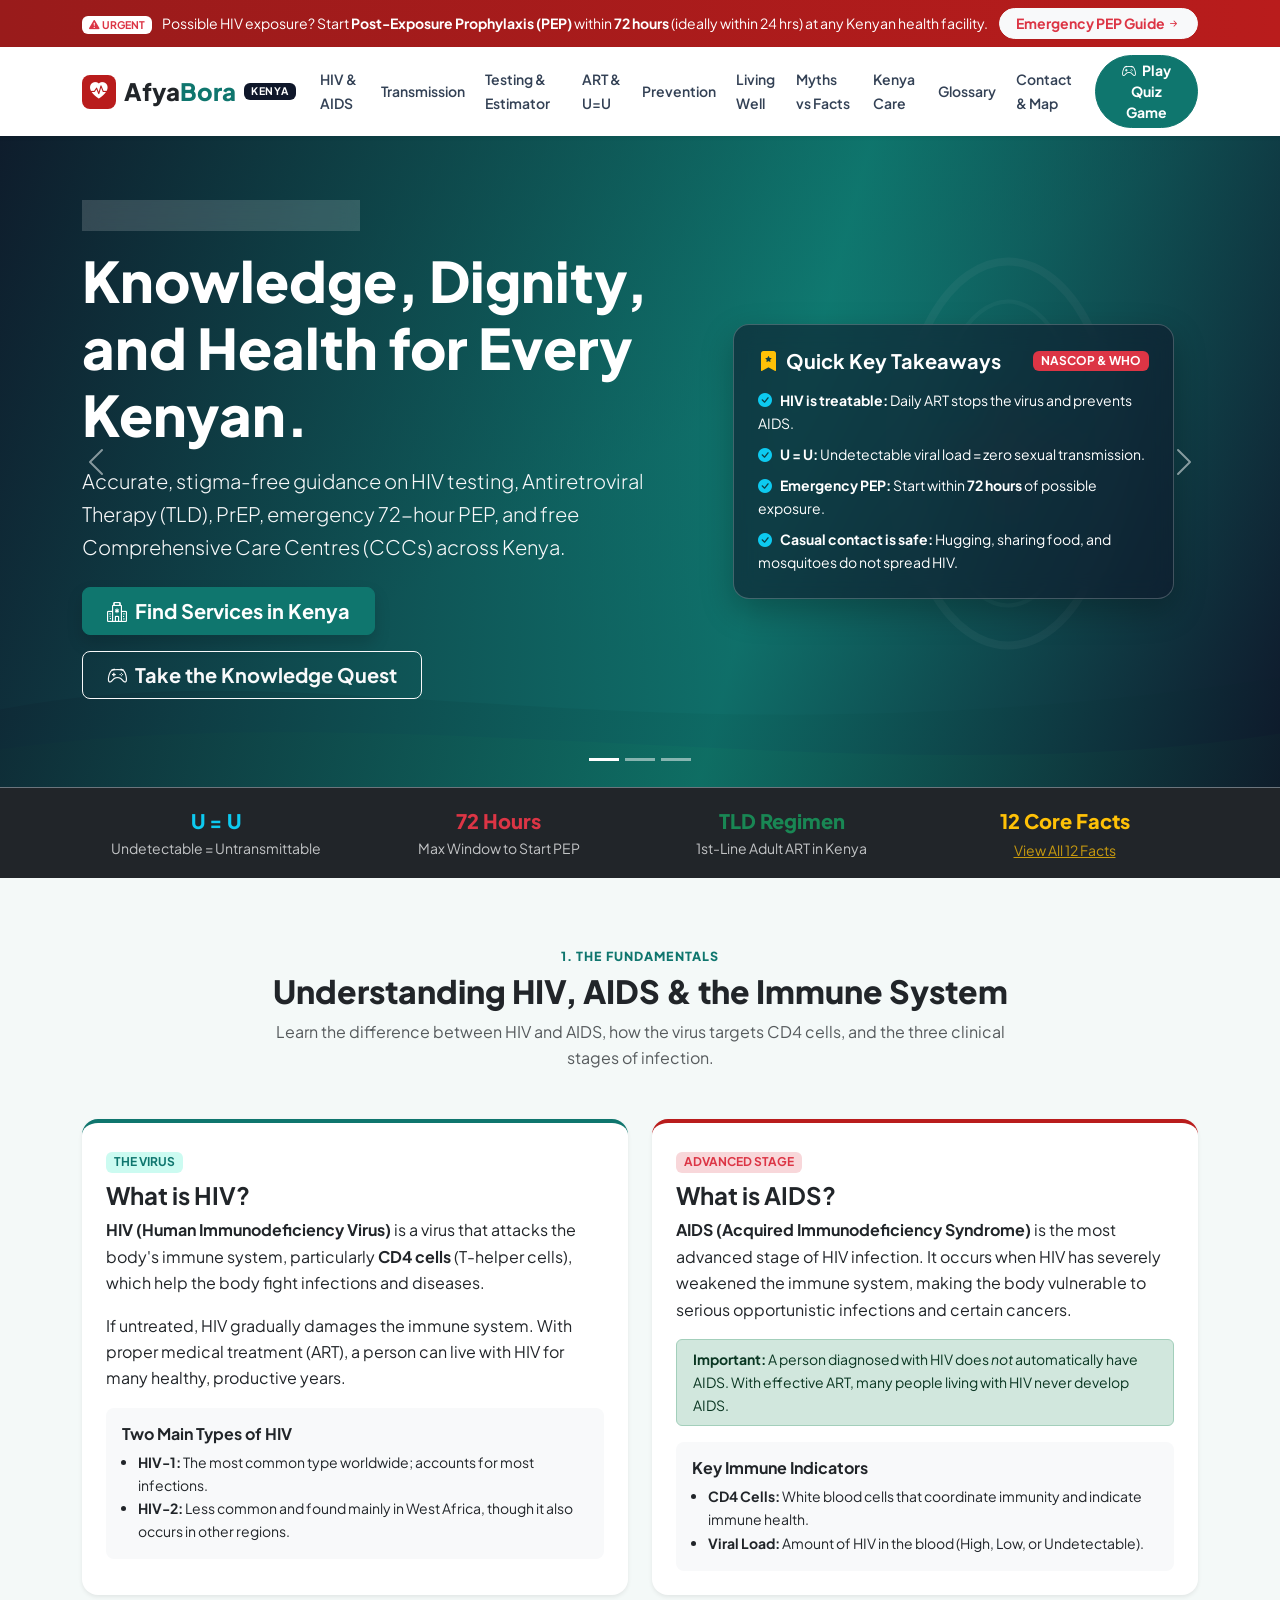
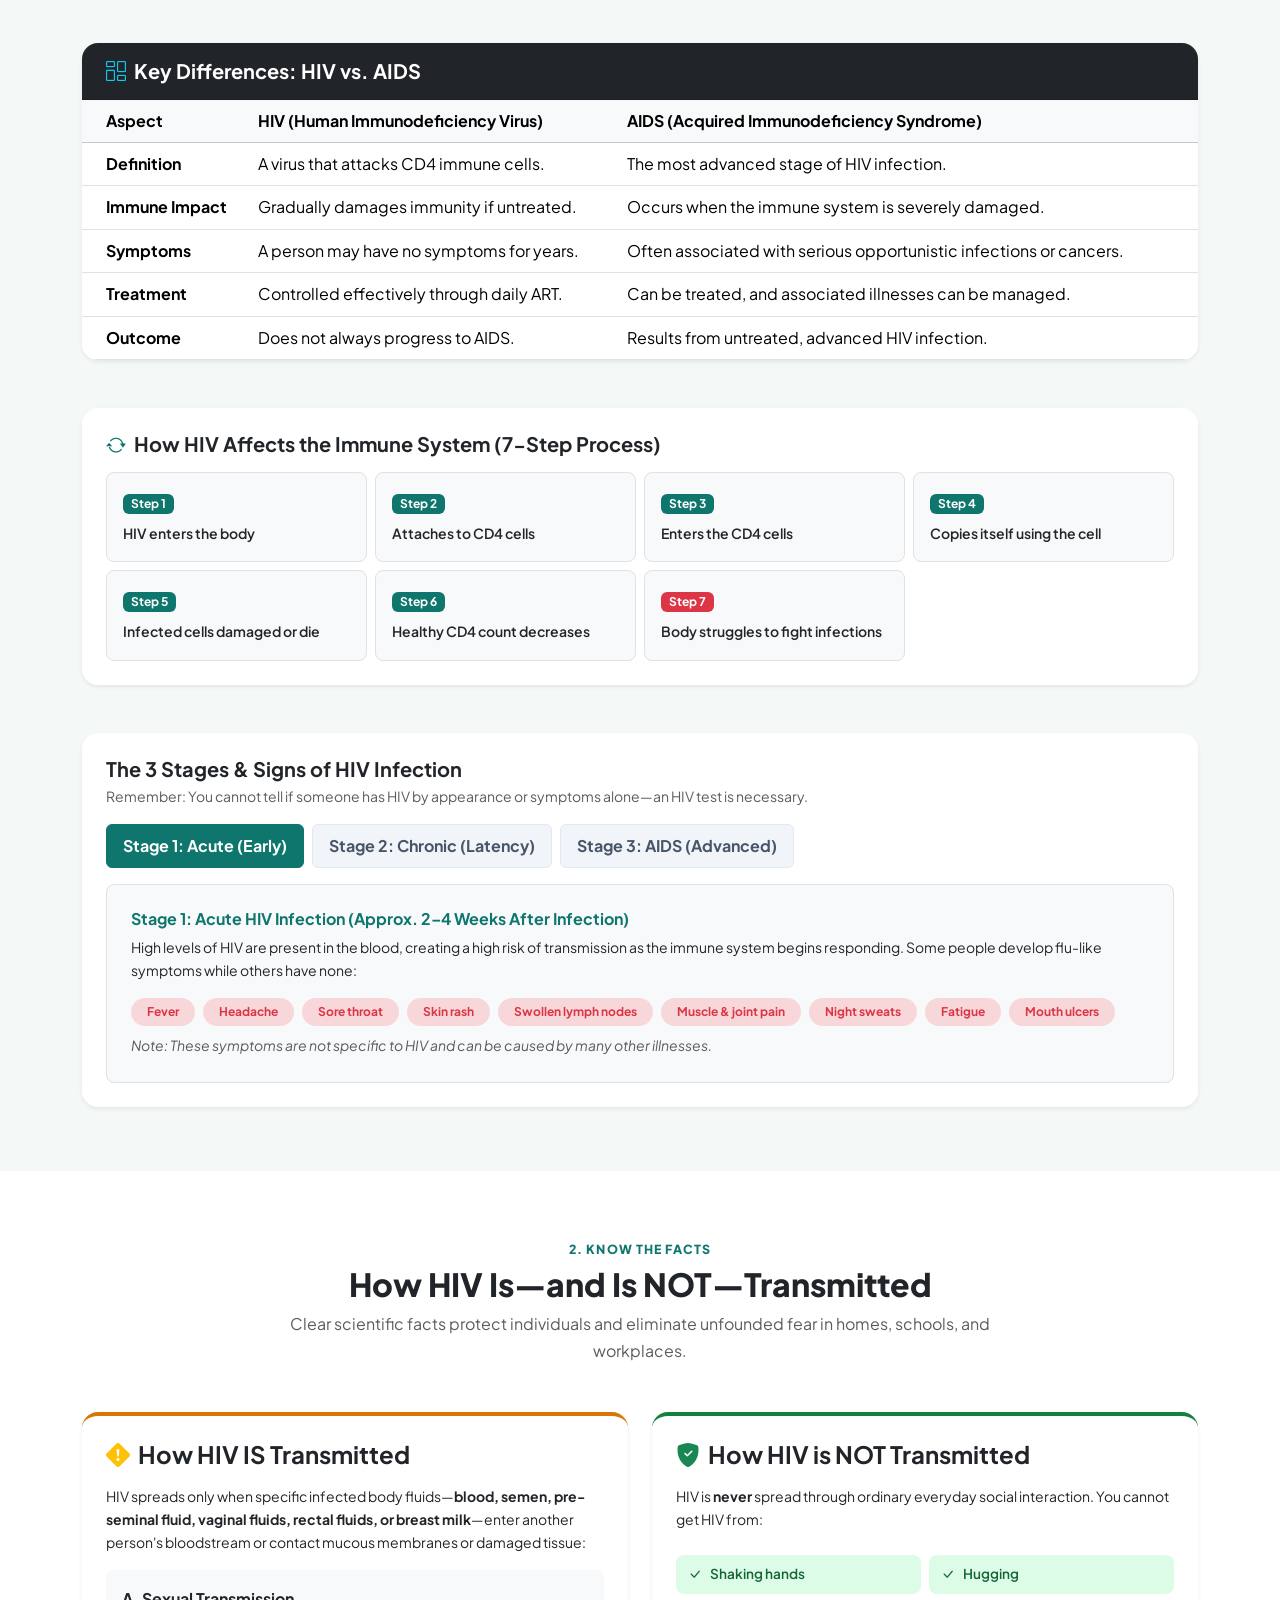
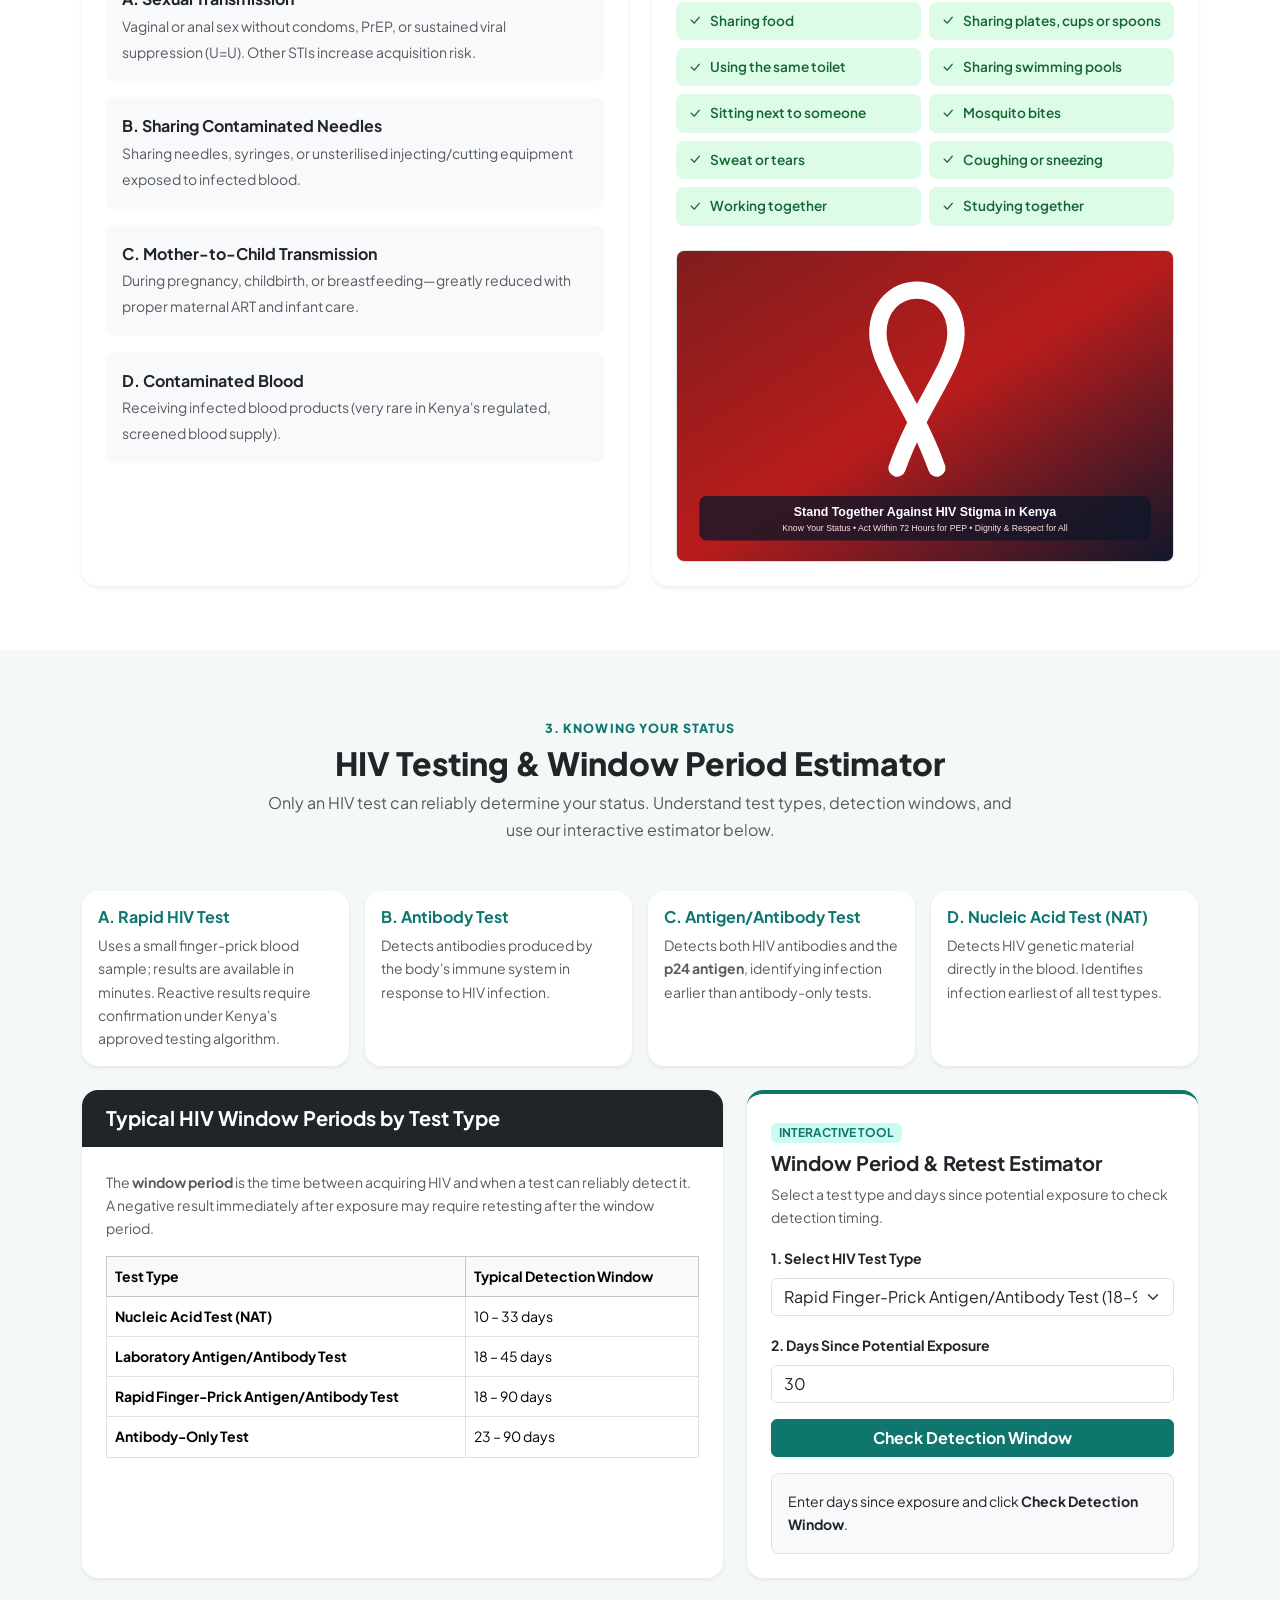
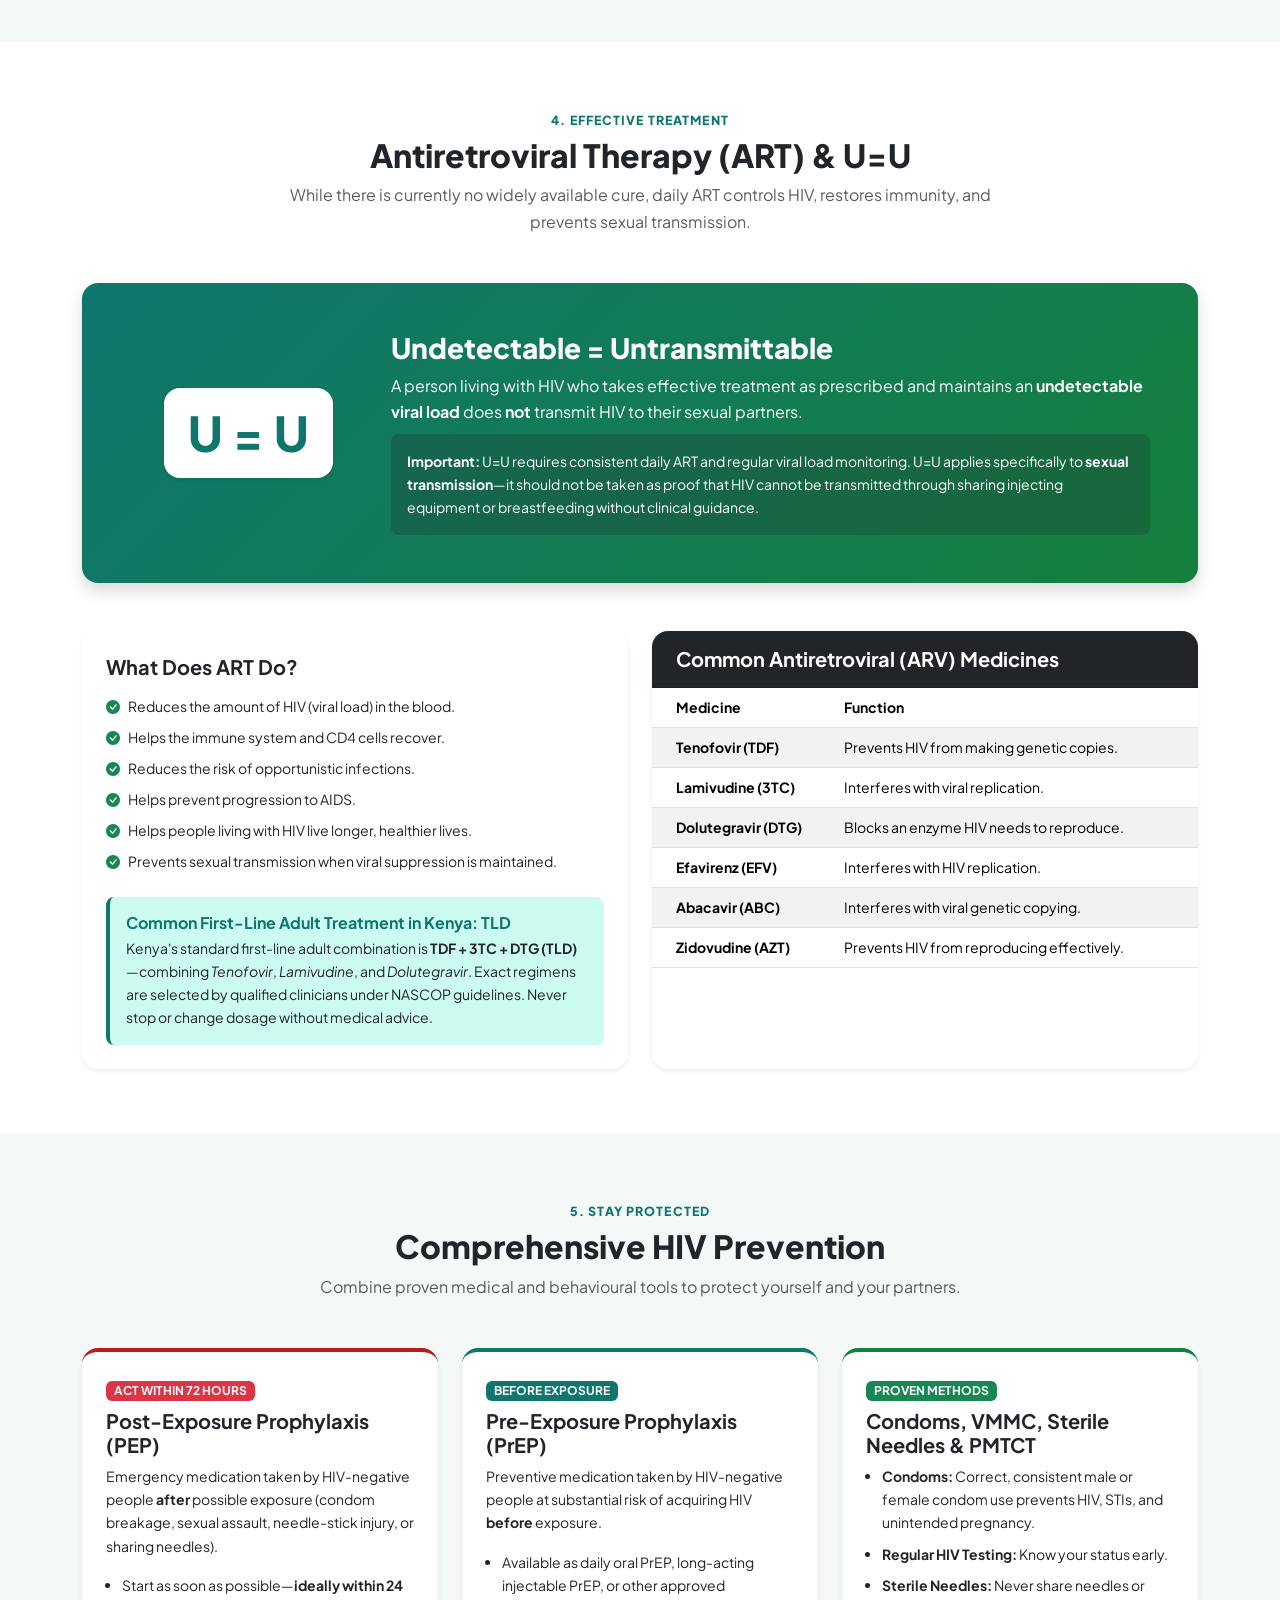
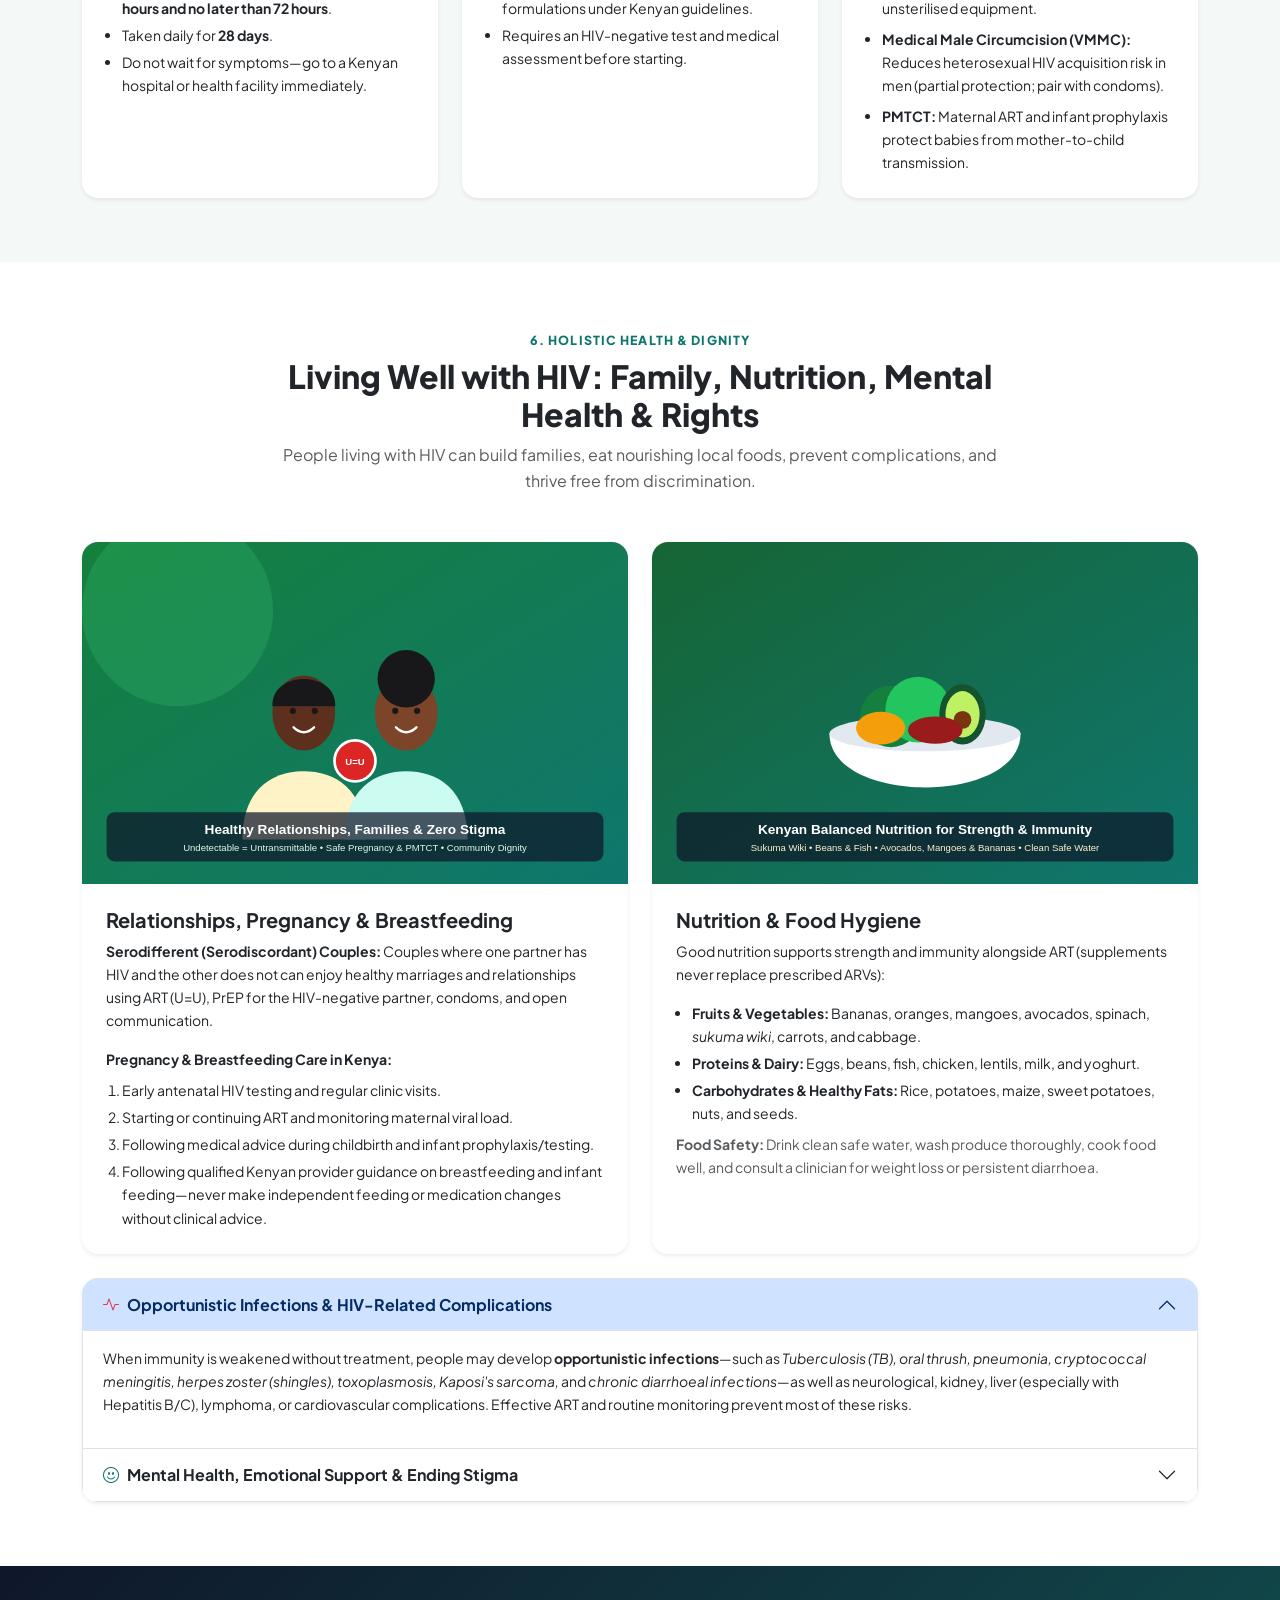
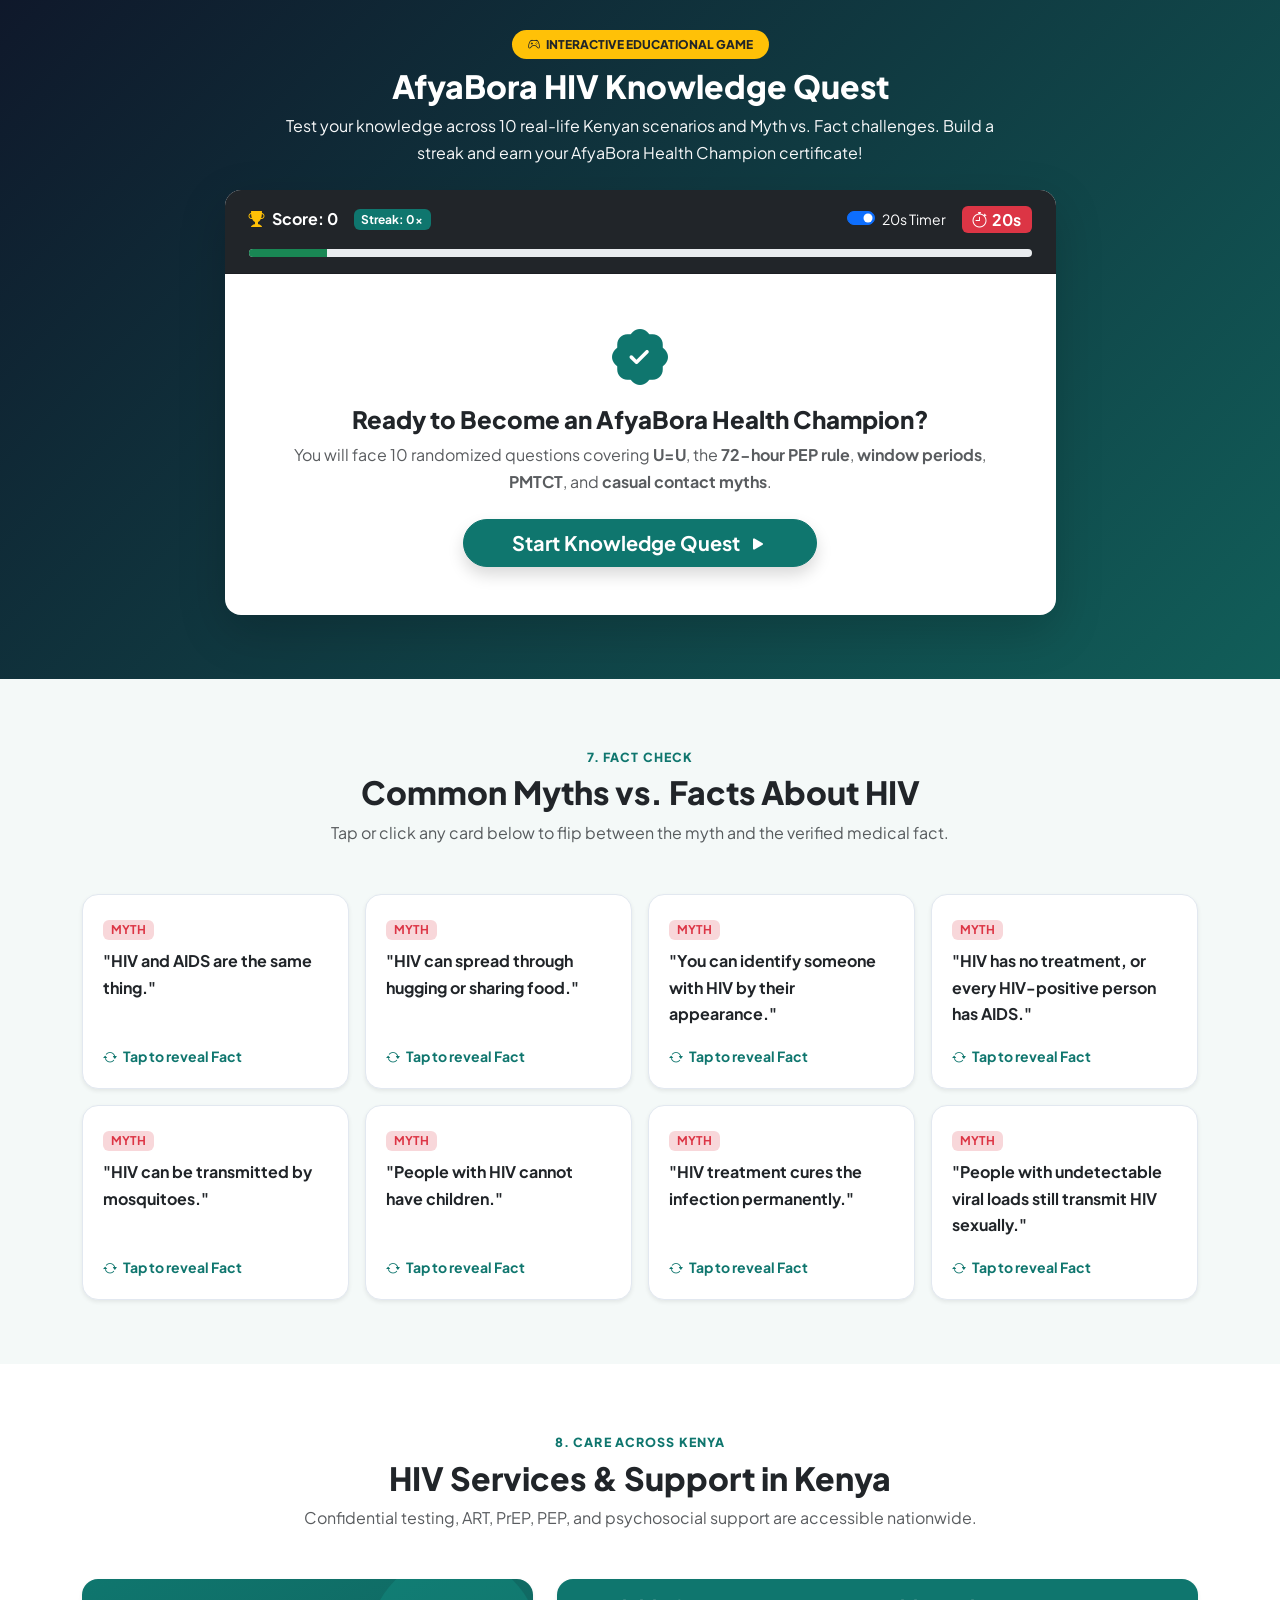
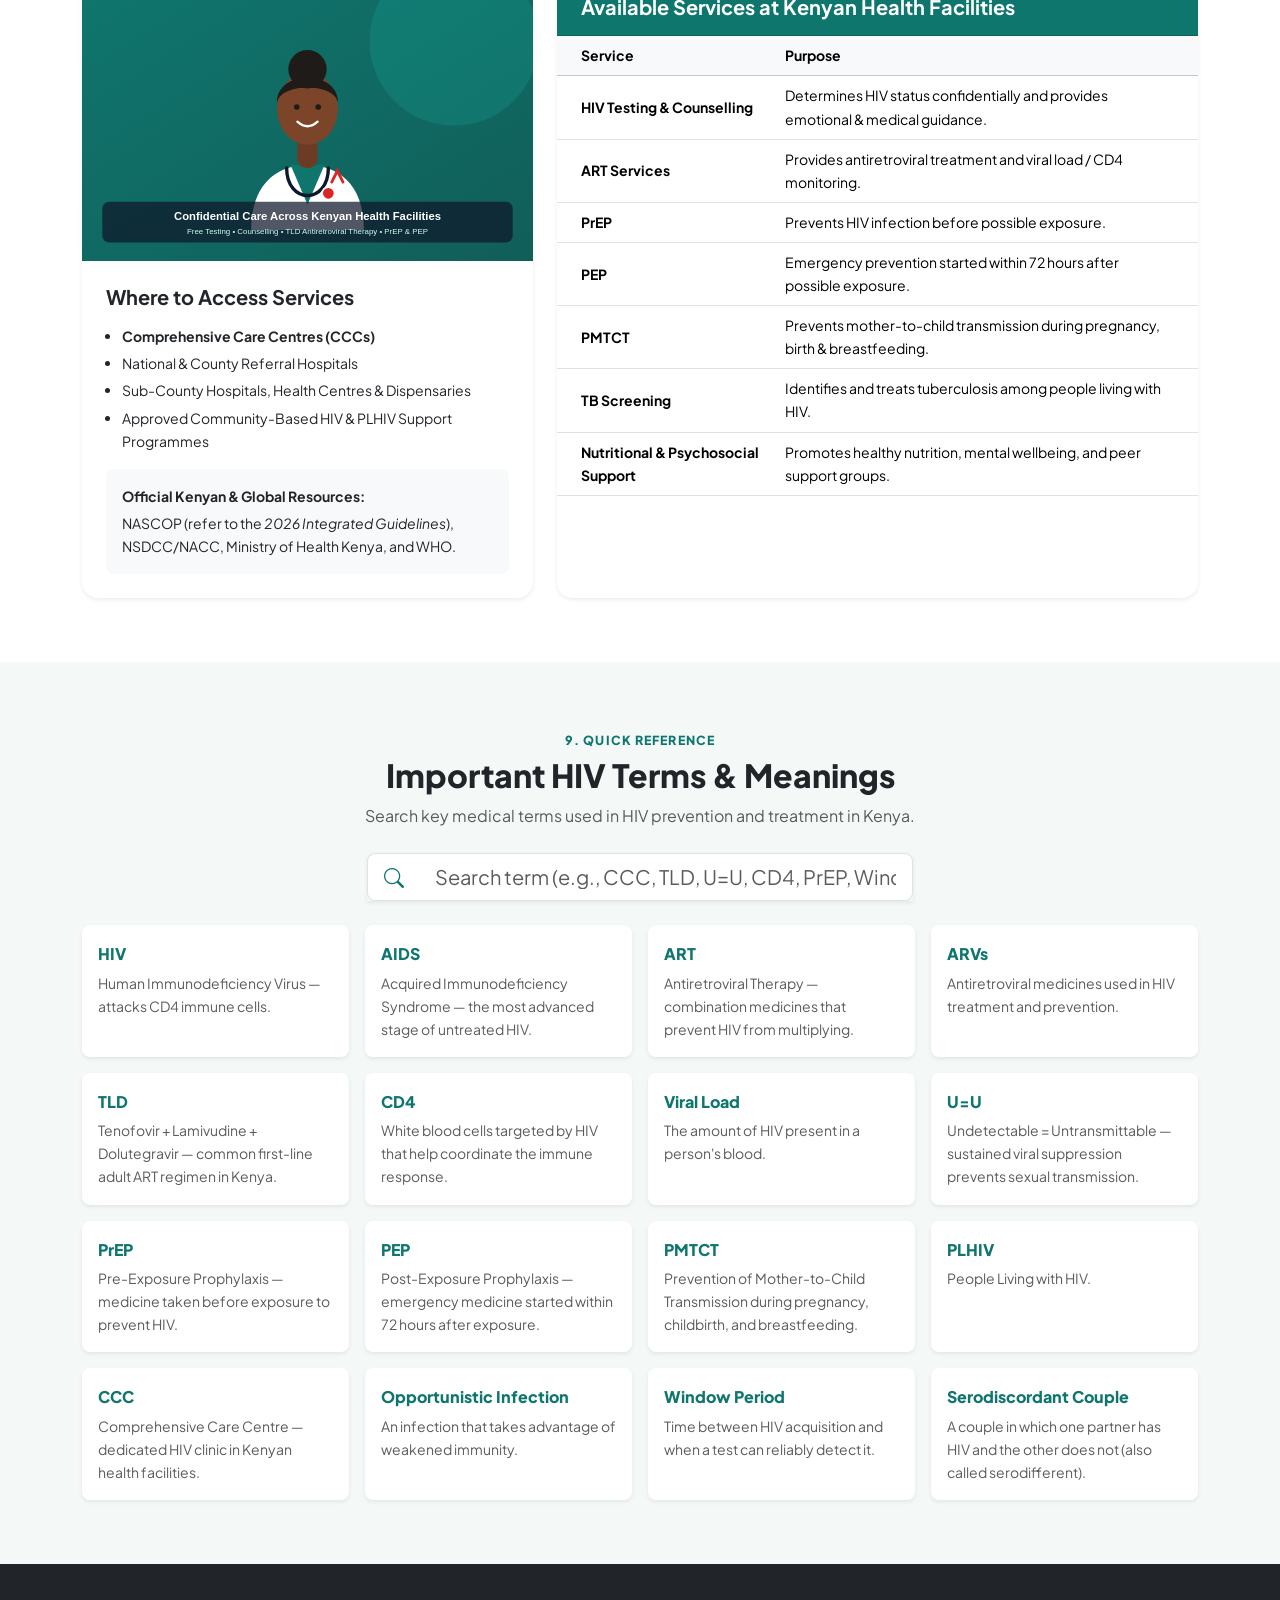
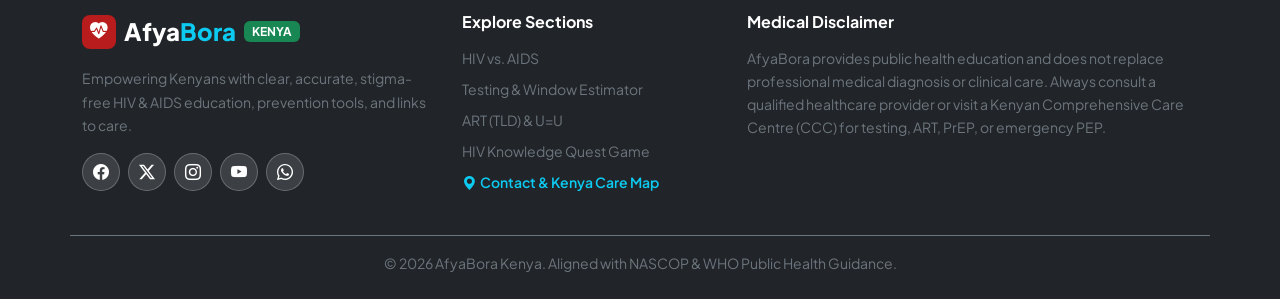
<file: index.html>
<!DOCTYPE html>
<html lang="en">
<head>
    <meta charset="UTF-8">
    <meta name="viewport" content="width=device-width, initial-scale=1.0">
    <title>AfyaBora Kenya | HIV & AIDS Awareness, Prevention, Care & Interactive Learning</title>
    <!-- Bootstrap 5.3 CSS via CDN -->
    <link href="https://cdn.jsdelivr.net/npm/bootstrap@5.3.3/dist/css/bootstrap.min.css" rel="stylesheet" integrity="sha384-QWTKZyjpPEjISv5WaRU9OFeRpok6YctnYmDr5pNlyT2bRjXh0JMhjY6hW+ALEwIH" crossorigin="anonymous">
    <!-- Bootstrap Icons via CDN -->
    <link rel="stylesheet" href="https://cdn.jsdelivr.net/npm/bootstrap-icons@1.11.3/font/bootstrap-icons.min.css">
    <!-- Google Fonts: Plus Jakarta Sans -->
    <link rel="preconnect" href="https://fonts.googleapis.com">
    <link rel="preconnect" href="https://fonts.gstatic.com" crossorigin>
    <link href="https://fonts.googleapis.com/css2?family=Plus+Jakarta+Sans:wght@400;500;600;700;800&display=swap" rel="stylesheet">
    <!-- Custom CSS -->
    <link rel="stylesheet" href="css/style.css">
</head>
<body data-bs-spy="scroll" data-bs-target="#mainNavbar" data-bs-offset="100" tabindex="0">

    <!-- Urgent 72-Hour PEP Top Alert Bar -->
    <div class="pep-alert-bar text-white py-2">
        <div class="container d-flex flex-column flex-md-row align-items-center justify-content-between gap-2 text-center text-md-start">
            <div class="small">
                <span class="badge bg-white text-danger fw-bold me-2"><i class="bi bi-exclamation-triangle-fill"></i> URGENT</span>
                Possible HIV exposure? Start <strong>Post-Exposure Prophylaxis (PEP)</strong> within <strong>72 hours</strong> (ideally within 24 hrs) at any Kenyan health facility.
            </div>
            <button type="button" class="btn btn-sm btn-light text-danger fw-bold rounded-pill px-3 flex-shrink-0" data-bs-toggle="modal" data-bs-target="#pepEmergencyModal">
                Emergency PEP Guide <i class="bi bi-arrow-right-short"></i>
            </button>
        </div>
    </div>

    <!-- Responsive Bootstrap 5 Sticky Navbar -->
    <nav class="navbar navbar-expand-xl navbar-light bg-white sticky-top shadow-sm" id="mainNavbar">
        <div class="container">
            <a class="navbar-brand d-flex align-items-center gap-2 fw-extrabold" href="#home">
                <span class="brand-cross d-inline-flex align-items-center justify-content-center rounded-3 text-white">
                    <i class="bi bi-heart-pulse-fill"></i>
                </span>
                <span class="fs-4 text-dark">Afya<span class="text-teal">Bora</span></span>
                <span class="badge kenya-pill">KENYA</span>
            </a>

            <button class="navbar-toggler border-0" type="button" data-bs-toggle="collapse" data-bs-target="#navbarContent" aria-controls="navbarContent" aria-expanded="false" aria-label="Toggle navigation">
                <span class="navbar-toggler-icon"></span>
            </button>

            <div class="collapse navbar-collapse" id="navbarContent">
                <ul class="navbar-nav ms-auto mb-2 mb-xl-0 align-items-xl-center gap-xl-1 fw-semibold small">
                    <li class="nav-item"><a class="nav-link" href="#basics">HIV &amp; AIDS</a></li>
                    <li class="nav-item"><a class="nav-link" href="#transmission">Transmission</a></li>
                    <li class="nav-item"><a class="nav-link" href="#testing">Testing &amp; Estimator</a></li>
                    <li class="nav-item"><a class="nav-link" href="#treatment">ART &amp; U=U</a></li>
                    <li class="nav-item"><a class="nav-link" href="#prevention">Prevention</a></li>
                    <li class="nav-item"><a class="nav-link" href="#wellness">Living Well</a></li>
                    <li class="nav-item"><a class="nav-link" href="#myths">Myths vs Facts</a></li>
                    <li class="nav-item"><a class="nav-link" href="#kenya-services">Kenya Care</a></li>
                    <li class="nav-item"><a class="nav-link" href="#glossary">Glossary</a></li>
                    <li class="nav-item"><a class="nav-link" href="contact.html">Contact &amp; Map</a></li>
                    <li class="nav-item ms-xl-2 mt-2 mt-xl-0">
                        <a class="btn btn-teal btn-sm rounded-pill px-3 fw-bold text-white" href="#knowledge-quest">
                            <i class="bi bi-controller me-1"></i> Play Quiz Game
                        </a>
                    </li>
                </ul>
            </div>
        </div>
    </nav>

    <!-- Hero Section with Automatic Background Carousel -->
    <section id="home" class="hero-section position-relative overflow-hidden">
        <div id="afyaHeroCarousel" class="carousel slide carousel-fade" data-bs-ride="carousel" data-bs-interval="5000" data-bs-pause="false">
            <div class="carousel-indicators">
                <button type="button" data-bs-target="#afyaHeroCarousel" data-bs-slide-to="0" class="active" aria-current="true" aria-label="Slide 1: Kenyan Healthcare & Testing"></button>
                <button type="button" data-bs-target="#afyaHeroCarousel" data-bs-slide-to="1" aria-label="Slide 2: Undetectable = Untransmittable"></button>
                <button type="button" data-bs-target="#afyaHeroCarousel" data-bs-slide-to="2" aria-label="Slide 3: Stigma-Free Communities in Kenya"></button>
            </div>

            <div class="carousel-inner">
                <!-- Slide 1 -->
                <div class="carousel-item active hero-slide" style="background-image: linear-gradient(105deg, rgba(15, 23, 42, 0.90) 0%, rgba(15, 118, 110, 0.78) 60%, rgba(15, 23, 42, 0.85) 100%), url('https://images.unsplash.com/photo-1584515933487-779824d29309?auto=format&fit=crop&w=1600&q=80'), url('assets/images/hero-slide-1.svg');">
                    <div class="container h-100 d-flex align-items-center py-5">
                        <div class="row align-items-center g-4 w-100 py-3">
                            <div class="col-lg-7 text-white">
                                <span class="badge glass-badge rounded-pill px-3 py-2 mb-3">
                                    <i class="bi bi-shield-check me-1"></i> Trusted HIV &amp; AIDS Education for Kenya
                                </span>
                                <h1 class="display-4 fw-extrabold mb-3">Knowledge, Dignity, and Health for Every Kenyan.</h1>
                                <p class="lead text-light opacity-90 mb-4">
                                    Accurate, stigma-free guidance on HIV testing, Antiretroviral Therapy (TLD), PrEP, emergency 72-hour PEP, and free Comprehensive Care Centres (CCCs) across Kenya.
                                </p>
                                <div class="d-flex flex-wrap gap-3 mb-4">
                                    <a href="#kenya-services" class="btn btn-teal btn-lg fw-bold px-4 rounded-3 text-white shadow">
                                        <i class="bi bi-hospital me-2"></i>Find Services in Kenya
                                    </a>
                                    <a href="#knowledge-quest" class="btn btn-outline-light btn-lg fw-bold px-4 rounded-3">
                                        <i class="bi bi-controller me-2"></i>Take the Knowledge Quest
                                    </a>
                                </div>
                            </div>
                            <div class="col-lg-5">
                                <div class="glass-card p-4 rounded-4 text-white">
                                    <div class="d-flex align-items-center justify-content-between mb-3">
                                        <h2 class="h5 fw-bold mb-0"><i class="bi bi-bookmark-star-fill text-warning me-2"></i>Quick Key Takeaways</h2>
                                        <span class="badge bg-danger">NASCOP &amp; WHO</span>
                                    </div>
                                    <ul class="list-unstyled small mb-0 d-grid gap-2">
                                        <li><i class="bi bi-check-circle-fill text-info me-2"></i><strong>HIV is treatable:</strong> Daily ART stops the virus and prevents AIDS.</li>
                                        <li><i class="bi bi-check-circle-fill text-info me-2"></i><strong>U = U:</strong> Undetectable viral load = zero sexual transmission.</li>
                                        <li><i class="bi bi-check-circle-fill text-info me-2"></i><strong>Emergency PEP:</strong> Start within <strong>72 hours</strong> of possible exposure.</li>
                                        <li><i class="bi bi-check-circle-fill text-info me-2"></i><strong>Casual contact is safe:</strong> Hugging, sharing food, and mosquitoes do not spread HIV.</li>
                                    </ul>
                                </div>
                            </div>
                        </div>
                    </div>
                </div>

                <!-- Slide 2 -->
                <div class="carousel-item hero-slide" style="background-image: linear-gradient(105deg, rgba(15, 23, 42, 0.90) 0%, rgba(21, 128, 61, 0.78) 60%, rgba(15, 23, 42, 0.86) 100%), url('https://images.unsplash.com/photo-1531123897727-8f129e1688ce?auto=format&fit=crop&w=1600&q=80'), url('assets/images/hero-slide-2.svg');">
                    <div class="container h-100 d-flex align-items-center py-5">
                        <div class="row align-items-center g-4 w-100 py-3">
                            <div class="col-lg-7 text-white">
                                <span class="badge glass-badge rounded-pill px-3 py-2 mb-3">
                                    <i class="bi bi-heart-fill text-danger me-1"></i> Science &amp; Hope
                                </span>
                                <h1 class="display-4 fw-extrabold mb-3">Undetectable = Untransmittable (U=U).</h1>
                                <p class="lead text-light opacity-90 mb-4">
                                    When a person living with HIV takes ART consistently and maintains an undetectable viral load, they live a full, healthy life and do not pass HIV to their sexual partners.
                                </p>
                                <div class="d-flex flex-wrap gap-3">
                                    <a href="#treatment" class="btn btn-success btn-lg fw-bold px-4 rounded-3 shadow">
                                        Explore ART &amp; U=U Science
                                    </a>
                                    <a href="#testing" class="btn btn-outline-light btn-lg fw-bold px-4 rounded-3">
                                        Check Window Period Estimator
                                    </a>
                                </div>
                            </div>
                            <div class="col-lg-5">
                                <div class="glass-card p-4 rounded-4 text-white">
                                    <h2 class="h5 fw-bold mb-3"><i class="bi bi-capsule me-2 text-warning"></i>First-Line Care in Kenya</h2>
                                    <p class="small mb-2">Kenya provides modern, effective first-line adult therapy known as <strong>TLD</strong>:</p>
                                    <div class="d-flex flex-wrap gap-2 mb-3">
                                        <span class="badge bg-light text-dark">Tenofovir (TDF)</span>
                                        <span class="badge bg-light text-dark">Lamivudine (3TC)</span>
                                        <span class="badge bg-light text-dark">Dolutegravir (DTG)</span>
                                    </div>
                                    <p class="small text-light opacity-75 mb-0">Available confidentially at Comprehensive Care Centres (CCCs) nationwide.</p>
                                </div>
                            </div>
                        </div>
                    </div>
                </div>

                <!-- Slide 3 -->
                <div class="carousel-item hero-slide" style="background-image: linear-gradient(105deg, rgba(15, 23, 42, 0.90) 0%, rgba(185, 28, 28, 0.72) 60%, rgba(15, 23, 42, 0.88) 100%), url('https://images.unsplash.com/photo-1529156069898-49953e39b3ac?auto=format&fit=crop&w=1600&q=80'), url('assets/images/hero-slide-3.svg');">
                    <div class="container h-100 d-flex align-items-center py-5">
                        <div class="row align-items-center g-4 w-100 py-3">
                            <div class="col-lg-7 text-white">
                                <span class="badge glass-badge rounded-pill px-3 py-2 mb-3">
                                    <i class="bi bi-people-fill me-1"></i> Healthy Families &amp; Zero Stigma
                                </span>
                                <h1 class="display-4 fw-extrabold mb-3">End HIV Stigma. Empower Every Community.</h1>
                                <p class="lead text-light opacity-90 mb-4">
                                    People living with HIV can marry, build thriving careers, and give birth to healthy, HIV-negative babies with proper PMTCT medical care and community support.
                                </p>
                                <div class="d-flex flex-wrap gap-3">
                                    <a href="#wellness" class="btn btn-danger btn-lg fw-bold px-4 rounded-3 shadow">
                                        PMTCT, Nutrition &amp; Support
                                    </a>
                                    <a href="#myths" class="btn btn-outline-light btn-lg fw-bold px-4 rounded-3">
                                        Bust Common HIV Myths
                                    </a>
                                </div>
                            </div>
                            <div class="col-lg-5">
                                <div class="glass-card p-4 rounded-4 text-white">
                                    <h2 class="h5 fw-bold mb-3"><i class="bi bi-shield-plus me-2 text-info"></i>Prevention Options in Kenya</h2>
                                    <ul class="list-unstyled small mb-0 d-grid gap-2">
                                        <li><strong>PrEP:</strong> Daily oral pills or approved injectables before exposure.</li>
                                        <li><strong>PEP:</strong> 28-day emergency medicine started within 72 hours.</li>
                                        <li><strong>Condoms &amp; VMMC:</strong> Proven barrier and risk-reduction tools.</li>
                                        <li><strong>PMTCT:</strong> Protects babies during pregnancy, birth &amp; breastfeeding.</li>
                                    </ul>
                                </div>
                            </div>
                        </div>
                    </div>
                </div>
            </div>

            <button class="carousel-control-prev" type="button" data-bs-target="#afyaHeroCarousel" data-bs-slide="prev">
                <span class="carousel-control-prev-icon" aria-hidden="true"></span>
                <span class="visually-hidden">Previous Slide</span>
            </button>
            <button class="carousel-control-next" type="button" data-bs-target="#afyaHeroCarousel" data-bs-slide="next">
                <span class="carousel-control-next-icon" aria-hidden="true"></span>
                <span class="visually-hidden">Next Slide</span>
            </button>
        </div>

        <!-- Quick Stats Ribbon -->
        <div class="stats-bar bg-dark text-white py-3 border-top border-secondary">
            <div class="container">
                <div class="row g-3 text-center">
                    <div class="col-6 col-md-3">
                        <div class="fw-extrabold fs-5 text-info">U = U</div>
                        <div class="small text-light opacity-75">Undetectable = Untransmittable</div>
                    </div>
                    <div class="col-6 col-md-3">
                        <div class="fw-extrabold fs-5 text-danger">72 Hours</div>
                        <div class="small text-light opacity-75">Max Window to Start PEP</div>
                    </div>
                    <div class="col-6 col-md-3">
                        <div class="fw-extrabold fs-5 text-success">TLD Regimen</div>
                        <div class="small text-light opacity-75">1st-Line Adult ART in Kenya</div>
                    </div>
                    <div class="col-6 col-md-3">
                        <div class="fw-extrabold fs-5 text-warning">12 Core Facts</div>
                        <div class="small text-light opacity-75">
                            <button class="btn btn-link btn-sm text-warning p-0 text-decoration-underline" data-bs-toggle="modal" data-bs-target="#twelveFactsModal">View All 12 Facts</button>
                        </div>
                    </div>
                </div>
            </div>
        </div>
    </section>

    <!-- Section 1: Fundamentals (HIV, AIDS, Immune Cycle & Stages) -->
    <section id="basics" class="py-5 bg-mint">
        <div class="container py-3">
            <div class="text-center max-w-750 mx-auto mb-5">
                <span class="section-eyebrow">1. The Fundamentals</span>
                <h2 class="fw-extrabold text-dark mt-1">Understanding HIV, AIDS &amp; the Immune System</h2>
                <p class="text-muted">Learn the difference between HIV and AIDS, how the virus targets CD4 cells, and the three clinical stages of infection.</p>
            </div>

            <div class="row g-4 align-items-stretch mb-5">
                <div class="col-lg-6">
                    <div class="card h-100 border-0 shadow-sm rounded-4 border-top-teal">
                        <div class="card-body p-4">
                            <span class="badge bg-teal-soft text-teal fw-bold mb-2">THE VIRUS</span>
                            <h3 class="h4 fw-bold text-dark">What is HIV?</h3>
                            <p><strong>HIV (Human Immunodeficiency Virus)</strong> is a virus that attacks the body's immune system, particularly <strong>CD4 cells</strong> (T-helper cells), which help the body fight infections and diseases.</p>
                            <p>If untreated, HIV gradually damages the immune system. With proper medical treatment (ART), a person can live with HIV for many healthy, productive years.</p>
                            <div class="bg-light p-3 rounded-3 mt-3">
                                <h4 class="h6 fw-bold text-dark mb-2">Two Main Types of HIV</h4>
                                <ul class="small mb-0 ps-3">
                                    <li><strong>HIV-1:</strong> The most common type worldwide; accounts for most infections.</li>
                                    <li><strong>HIV-2:</strong> Less common and found mainly in West Africa, though it also occurs in other regions.</li>
                                </ul>
                            </div>
                        </div>
                    </div>
                </div>

                <div class="col-lg-6">
                    <div class="card h-100 border-0 shadow-sm rounded-4 border-top-red">
                        <div class="card-body p-4">
                            <span class="badge bg-danger-subtle text-danger fw-bold mb-2">ADVANCED STAGE</span>
                            <h3 class="h4 fw-bold text-dark">What is AIDS?</h3>
                            <p><strong>AIDS (Acquired Immunodeficiency Syndrome)</strong> is the most advanced stage of HIV infection. It occurs when HIV has severely weakened the immune system, making the body vulnerable to serious opportunistic infections and certain cancers.</p>
                            <p class="alert alert-success py-2 px-3 small mb-3">
                                <strong>Important:</strong> A person diagnosed with HIV does <em>not</em> automatically have AIDS. With effective ART, many people living with HIV never develop AIDS.
                            </p>
                            <div class="bg-light p-3 rounded-3">
                                <h4 class="h6 fw-bold text-dark mb-2">Key Immune Indicators</h4>
                                <ul class="small mb-0 ps-3">
                                    <li><strong>CD4 Cells:</strong> White blood cells that coordinate immunity and indicate immune health.</li>
                                    <li><strong>Viral Load:</strong> Amount of HIV in the blood (High, Low, or Undetectable).</li>
                                </ul>
                            </div>
                        </div>
                    </div>
                </div>
            </div>

            <!-- HIV vs AIDS Comparison Table -->
            <div class="card border-0 shadow-sm rounded-4 mb-5 overflow-hidden">
                <div class="card-header bg-dark text-white py-3 px-4">
                    <h3 class="h5 fw-bold mb-0"><i class="bi bi-columns-gap me-2 text-info"></i>Key Differences: HIV vs. AIDS</h3>
                </div>
                <div class="table-responsive">
                    <table class="table table-hover align-middle mb-0">
                        <thead class="table-light">
                            <tr>
                                <th class="ps-4">Aspect</th>
                                <th>HIV (Human Immunodeficiency Virus)</th>
                                <th class="pe-4">AIDS (Acquired Immunodeficiency Syndrome)</th>
                            </tr>
                        </thead>
                        <tbody>
                            <tr>
                                <td class="ps-4 fw-bold">Definition</td>
                                <td>A virus that attacks CD4 immune cells.</td>
                                <td class="pe-4">The most advanced stage of HIV infection.</td>
                            </tr>
                            <tr>
                                <td class="ps-4 fw-bold">Immune Impact</td>
                                <td>Gradually damages immunity if untreated.</td>
                                <td class="pe-4">Occurs when the immune system is severely damaged.</td>
                            </tr>
                            <tr>
                                <td class="ps-4 fw-bold">Symptoms</td>
                                <td>A person may have no symptoms for years.</td>
                                <td class="pe-4">Often associated with serious opportunistic infections or cancers.</td>
                            </tr>
                            <tr>
                                <td class="ps-4 fw-bold">Treatment</td>
                                <td>Controlled effectively through daily ART.</td>
                                <td class="pe-4">Can be treated, and associated illnesses can be managed.</td>
                            </tr>
                            <tr>
                                <td class="ps-4 fw-bold">Outcome</td>
                                <td>Does not always progress to AIDS.</td>
                                <td class="pe-4">Results from untreated, advanced HIV infection.</td>
                            </tr>
                        </tbody>
                    </table>
                </div>
            </div>

            <!-- 7-Step Immune Cycle -->
            <div class="card border-0 shadow-sm rounded-4 p-4 mb-5">
                <h3 class="h5 fw-bold text-dark mb-3"><i class="bi bi-arrow-repeat text-teal me-2"></i>How HIV Affects the Immune System (7-Step Process)</h3>
                <div class="row g-2 row-cols-1 row-cols-sm-2 row-cols-md-4 row-cols-lg-7">
                    <div class="col"><div class="step-card p-3 rounded-3 h-100 bg-light border"><span class="badge bg-teal mb-2">Step 1</span><div class="small fw-semibold">HIV enters the body</div></div></div>
                    <div class="col"><div class="step-card p-3 rounded-3 h-100 bg-light border"><span class="badge bg-teal mb-2">Step 2</span><div class="small fw-semibold">Attaches to CD4 cells</div></div></div>
                    <div class="col"><div class="step-card p-3 rounded-3 h-100 bg-light border"><span class="badge bg-teal mb-2">Step 3</span><div class="small fw-semibold">Enters the CD4 cells</div></div></div>
                    <div class="col"><div class="step-card p-3 rounded-3 h-100 bg-light border"><span class="badge bg-teal mb-2">Step 4</span><div class="small fw-semibold">Copies itself using the cell</div></div></div>
                    <div class="col"><div class="step-card p-3 rounded-3 h-100 bg-light border"><span class="badge bg-teal mb-2">Step 5</span><div class="small fw-semibold">Infected cells damaged or die</div></div></div>
                    <div class="col"><div class="step-card p-3 rounded-3 h-100 bg-light border"><span class="badge bg-teal mb-2">Step 6</span><div class="small fw-semibold">Healthy CD4 count decreases</div></div></div>
                    <div class="col"><div class="step-card p-3 rounded-3 h-100 bg-light border"><span class="badge bg-danger mb-2">Step 7</span><div class="small fw-semibold">Body struggles to fight infections</div></div></div>
                </div>
            </div>

            <!-- 3 Stages of HIV Infection (Bootstrap Pills) -->
            <div class="card border-0 shadow-sm rounded-4 p-4">
                <div class="d-flex flex-column flex-md-row justify-content-between align-items-md-center gap-2 mb-3">
                    <div>
                        <h3 class="h5 fw-bold text-dark mb-1">The 3 Stages &amp; Signs of HIV Infection</h3>
                        <p class="small text-muted mb-0">Remember: You cannot tell if someone has HIV by appearance or symptoms alone—an HIV test is necessary.</p>
                    </div>
                </div>

                <ul class="nav nav-pills mb-3 gap-2" id="stagesTab" role="tablist">
                    <li class="nav-item" role="presentation">
                        <button class="nav-link active fw-bold" id="stage1-tab" data-bs-toggle="pill" data-bs-target="#stage1-pane" type="button" role="tab">Stage 1: Acute (Early)</button>
                    </li>
                    <li class="nav-item" role="presentation">
                        <button class="nav-link fw-bold" id="stage2-tab" data-bs-toggle="pill" data-bs-target="#stage2-pane" type="button" role="tab">Stage 2: Chronic (Latency)</button>
                    </li>
                    <li class="nav-item" role="presentation">
                        <button class="nav-link fw-bold" id="stage3-tab" data-bs-toggle="pill" data-bs-target="#stage3-pane" type="button" role="tab">Stage 3: AIDS (Advanced)</button>
                    </li>
                </ul>

                <div class="tab-content bg-light p-4 rounded-3 border" id="stagesTabContent">
                    <div class="tab-pane fade show active" id="stage1-pane" role="tabpanel">
                        <h4 class="h6 fw-bold text-teal">Stage 1: Acute HIV Infection (Approx. 2–4 Weeks After Infection)</h4>
                        <p class="small">High levels of HIV are present in the blood, creating a high risk of transmission as the immune system begins responding. Some people develop flu-like symptoms while others have none:</p>
                        <div class="d-flex flex-wrap gap-2 mb-2">
                            <span class="badge rounded-pill bg-danger-subtle text-danger px-3 py-2">Fever</span>
                            <span class="badge rounded-pill bg-danger-subtle text-danger px-3 py-2">Headache</span>
                            <span class="badge rounded-pill bg-danger-subtle text-danger px-3 py-2">Sore throat</span>
                            <span class="badge rounded-pill bg-danger-subtle text-danger px-3 py-2">Skin rash</span>
                            <span class="badge rounded-pill bg-danger-subtle text-danger px-3 py-2">Swollen lymph nodes</span>
                            <span class="badge rounded-pill bg-danger-subtle text-danger px-3 py-2">Muscle &amp; joint pain</span>
                            <span class="badge rounded-pill bg-danger-subtle text-danger px-3 py-2">Night sweats</span>
                            <span class="badge rounded-pill bg-danger-subtle text-danger px-3 py-2">Fatigue</span>
                            <span class="badge rounded-pill bg-danger-subtle text-danger px-3 py-2">Mouth ulcers</span>
                        </div>
                        <p class="small text-muted mb-0"><em>Note: These symptoms are not specific to HIV and can be caused by many other illnesses.</em></p>
                    </div>

                    <div class="tab-pane fade" id="stage2-pane" role="tabpanel">
                        <h4 class="h6 fw-bold text-teal">Stage 2: Chronic HIV Infection (Clinical Latency)</h4>
                        <ul class="small mb-0 d-grid gap-2">
                            <li>The virus remains active in the body, reproducing usually at lower levels.</li>
                            <li>The person may feel healthy and have <strong>no noticeable symptoms for years</strong>.</li>
                            <li>Without treatment, the immune system gradually becomes weaker over time.</li>
                            <li>With effective ART, people can live healthy lives for decades without progressing to AIDS.</li>
                        </ul>
                    </div>

                    <div class="tab-pane fade" id="stage3-pane" role="tabpanel">
                        <h4 class="h6 fw-bold text-danger">Stage 3: AIDS (Advanced HIV Infection)</h4>
                        <p class="small">Occurs when severe immune system damage leaves the body vulnerable to opportunistic infections and certain cancers. Requires prompt medical assessment and treatment:</p>
                        <div class="d-flex flex-wrap gap-2">
                            <span class="badge rounded-pill bg-dark text-white px-3 py-2">Severe weight loss</span>
                            <span class="badge rounded-pill bg-dark text-white px-3 py-2">Persistent fever</span>
                            <span class="badge rounded-pill bg-dark text-white px-3 py-2">Chronic diarrhoea</span>
                            <span class="badge rounded-pill bg-dark text-white px-3 py-2">Recurrent infections</span>
                            <span class="badge rounded-pill bg-dark text-white px-3 py-2">Persistent swollen lymph nodes</span>
                            <span class="badge rounded-pill bg-dark text-white px-3 py-2">Prolonged cough</span>
                            <span class="badge rounded-pill bg-dark text-white px-3 py-2">Oral thrush</span>
                            <span class="badge rounded-pill bg-dark text-white px-3 py-2">Severe fatigue</span>
                            <span class="badge rounded-pill bg-dark text-white px-3 py-2">Tuberculosis (TB)</span>
                            <span class="badge rounded-pill bg-dark text-white px-3 py-2">Certain cancers</span>
                        </div>
                    </div>
                </div>
            </div>
        </div>
    </section>

    <!-- Section 2: Transmission vs Non-Transmission -->
    <section id="transmission" class="py-5 bg-white">
        <div class="container py-3">
            <div class="text-center max-w-750 mx-auto mb-5">
                <span class="section-eyebrow">2. Know the Facts</span>
                <h2 class="fw-extrabold text-dark mt-1">How HIV Is—and Is NOT—Transmitted</h2>
                <p class="text-muted">Clear scientific facts protect individuals and eliminate unfounded fear in homes, schools, and workplaces.</p>
            </div>

            <div class="row g-4">
                <div class="col-lg-6">
                    <div class="card h-100 border-0 shadow-sm rounded-4 border-top-amber">
                        <div class="card-body p-4">
                            <h3 class="h4 fw-bold text-dark mb-3"><i class="bi bi-exclamation-diamond-fill text-warning me-2"></i>How HIV IS Transmitted</h3>
                            <p class="small">HIV spreads only when specific infected body fluids—<strong>blood, semen, pre-seminal fluid, vaginal fluids, rectal fluids, or breast milk</strong>—enter another person's bloodstream or contact mucous membranes or damaged tissue:</p>
                            <div class="d-grid gap-3 mt-3">
                                <div class="p-3 bg-light rounded-3">
                                    <strong class="text-dark d-block">A. Sexual Transmission</strong>
                                    <span class="small text-muted">Vaginal or anal sex without condoms, PrEP, or sustained viral suppression (U=U). Other STIs increase acquisition risk.</span>
                                </div>
                                <div class="p-3 bg-light rounded-3">
                                    <strong class="text-dark d-block">B. Sharing Contaminated Needles</strong>
                                    <span class="small text-muted">Sharing needles, syringes, or unsterilised injecting/cutting equipment exposed to infected blood.</span>
                                </div>
                                <div class="p-3 bg-light rounded-3">
                                    <strong class="text-dark d-block">C. Mother-to-Child Transmission</strong>
                                    <span class="small text-muted">During pregnancy, childbirth, or breastfeeding—greatly reduced with proper maternal ART and infant care.</span>
                                </div>
                                <div class="p-3 bg-light rounded-3">
                                    <strong class="text-dark d-block">D. Contaminated Blood</strong>
                                    <span class="small text-muted">Receiving infected blood products (very rare in Kenya's regulated, screened blood supply).</span>
                                </div>
                            </div>
                        </div>
                    </div>
                </div>

                <div class="col-lg-6">
                    <div class="card h-100 border-0 shadow-sm rounded-4 border-top-green">
                        <div class="card-body p-4">
                            <h3 class="h4 fw-bold text-dark mb-3"><i class="bi bi-shield-fill-check text-success me-2"></i>How HIV is NOT Transmitted</h3>
                            <p class="small">HIV is <strong>never</strong> spread through ordinary everyday social interaction. You cannot get HIV from:</p>
                            <div class="row g-2 mt-2">
                                <div class="col-sm-6"><div class="safe-chip"><i class="bi bi-check-lg me-2"></i>Shaking hands</div></div>
                                <div class="col-sm-6"><div class="safe-chip"><i class="bi bi-check-lg me-2"></i>Hugging</div></div>
                                <div class="col-sm-6"><div class="safe-chip"><i class="bi bi-check-lg me-2"></i>Sharing food</div></div>
                                <div class="col-sm-6"><div class="safe-chip"><i class="bi bi-check-lg me-2"></i>Sharing plates, cups or spoons</div></div>
                                <div class="col-sm-6"><div class="safe-chip"><i class="bi bi-check-lg me-2"></i>Using the same toilet</div></div>
                                <div class="col-sm-6"><div class="safe-chip"><i class="bi bi-check-lg me-2"></i>Sharing swimming pools</div></div>
                                <div class="col-sm-6"><div class="safe-chip"><i class="bi bi-check-lg me-2"></i>Sitting next to someone</div></div>
                                <div class="col-sm-6"><div class="safe-chip"><i class="bi bi-check-lg me-2"></i>Mosquito bites</div></div>
                                <div class="col-sm-6"><div class="safe-chip"><i class="bi bi-check-lg me-2"></i>Sweat or tears</div></div>
                                <div class="col-sm-6"><div class="safe-chip"><i class="bi bi-check-lg me-2"></i>Coughing or sneezing</div></div>
                                <div class="col-sm-6"><div class="safe-chip"><i class="bi bi-check-lg me-2"></i>Working together</div></div>
                                <div class="col-sm-6"><div class="safe-chip"><i class="bi bi-check-lg me-2"></i>Studying together</div></div>
                            </div>
                            <div class="mt-4 rounded-3 overflow-hidden border">
                                <img src="assets/images/hiv-awareness-ribbon.svg" alt="Stand together against HIV stigma in Kenya" class="img-fluid w-100">
                            </div>
                        </div>
                    </div>
                </div>
            </div>
        </div>
    </section>

    <!-- Section 3: Testing, Window Periods & Interactive Window Estimator -->
    <section id="testing" class="py-5 bg-mint">
        <div class="container py-3">
            <div class="text-center max-w-750 mx-auto mb-5">
                <span class="section-eyebrow">3. Knowing Your Status</span>
                <h2 class="fw-extrabold text-dark mt-1">HIV Testing &amp; Window Period Estimator</h2>
                <p class="text-muted">Only an HIV test can reliably determine your status. Understand test types, detection windows, and use our interactive estimator below.</p>
            </div>

            <div class="row g-3 mb-4">
                <div class="col-md-6 col-lg-3">
                    <div class="card h-100 border-0 shadow-sm rounded-4 p-3">
                        <h3 class="h6 fw-bold text-teal">A. Rapid HIV Test</h3>
                        <p class="small text-muted mb-0">Uses a small finger-prick blood sample; results are available in minutes. Reactive results require confirmation under Kenya's approved testing algorithm.</p>
                    </div>
                </div>
                <div class="col-md-6 col-lg-3">
                    <div class="card h-100 border-0 shadow-sm rounded-4 p-3">
                        <h3 class="h6 fw-bold text-teal">B. Antibody Test</h3>
                        <p class="small text-muted mb-0">Detects antibodies produced by the body's immune system in response to HIV infection.</p>
                    </div>
                </div>
                <div class="col-md-6 col-lg-3">
                    <div class="card h-100 border-0 shadow-sm rounded-4 p-3">
                        <h3 class="h6 fw-bold text-teal">C. Antigen/Antibody Test</h3>
                        <p class="small text-muted mb-0">Detects both HIV antibodies and the <strong>p24 antigen</strong>, identifying infection earlier than antibody-only tests.</p>
                    </div>
                </div>
                <div class="col-md-6 col-lg-3">
                    <div class="card h-100 border-0 shadow-sm rounded-4 p-3">
                        <h3 class="h6 fw-bold text-teal">D. Nucleic Acid Test (NAT)</h3>
                        <p class="small text-muted mb-0">Detects HIV genetic material directly in the blood. Identifies infection earliest of all test types.</p>
                    </div>
                </div>
            </div>

            <div class="row g-4 align-items-stretch">
                <!-- Window Period Table -->
                <div class="col-lg-7">
                    <div class="card h-100 border-0 shadow-sm rounded-4 overflow-hidden">
                        <div class="card-header bg-dark text-white py-3 px-4">
                            <h3 class="h5 fw-bold mb-0">Typical HIV Window Periods by Test Type</h3>
                        </div>
                        <div class="card-body p-4">
                            <p class="small text-muted">The <strong>window period</strong> is the time between acquiring HIV and when a test can reliably detect it. A negative result immediately after exposure may require retesting after the window period.</p>
                            <div class="table-responsive">
                                <table class="table table-bordered align-middle mb-0 small">
                                    <thead class="table-light">
                                        <tr>
                                            <th>Test Type</th>
                                            <th>Typical Detection Window</th>
                                        </tr>
                                    </thead>
                                    <tbody>
                                        <tr><td class="fw-bold">Nucleic Acid Test (NAT)</td><td>10 – 33 days</td></tr>
                                        <tr><td class="fw-bold">Laboratory Antigen/Antibody Test</td><td>18 – 45 days</td></tr>
                                        <tr><td class="fw-bold">Rapid Finger-Prick Antigen/Antibody Test</td><td>18 – 90 days</td></tr>
                                        <tr><td class="fw-bold">Antibody-Only Test</td><td>23 – 90 days</td></tr>
                                    </tbody>
                                </table>
                            </div>
                        </div>
                    </div>
                </div>

                <!-- Interactive Window Period & Retest Estimator -->
                <div class="col-lg-5">
                    <div class="card h-100 border-0 shadow-sm rounded-4 border-top-teal">
                        <div class="card-body p-4">
                            <span class="badge bg-teal-soft text-teal fw-bold mb-2">INTERACTIVE TOOL</span>
                            <h3 class="h5 fw-bold text-dark mb-2">Window Period &amp; Retest Estimator</h3>
                            <p class="small text-muted">Select a test type and days since potential exposure to check detection timing.</p>

                            <form id="windowEstimatorForm" class="d-grid gap-3">
                                <div>
                                    <label for="testTypeSelect" class="form-label small fw-bold">1. Select HIV Test Type</label>
                                    <select id="testTypeSelect" class="form-select">
                                        <option value="rapid_ag_ab">Rapid Finger-Prick Antigen/Antibody Test (18–90 days)</option>
                                        <option value="lab_ag_ab">Laboratory Antigen/Antibody Test (18–45 days)</option>
                                        <option value="antibody">Antibody-Only Test (23–90 days)</option>
                                        <option value="nat">Nucleic Acid Test / NAT (10–33 days)</option>
                                    </select>
                                </div>
                                <div>
                                    <label for="daysSinceExposure" class="form-label small fw-bold">2. Days Since Potential Exposure</label>
                                    <input type="number" id="daysSinceExposure" class="form-control" min="0" max="365" value="30" required>
                                </div>
                                <button type="submit" class="btn btn-teal text-white fw-bold">Check Detection Window</button>
                            </form>

                            <div id="estimatorResult" class="mt-3 p-3 rounded-3 bg-light border small" role="region" aria-live="polite">
                                Enter days since exposure and click <strong>Check Detection Window</strong>.
                            </div>
                        </div>
                    </div>
                </div>
            </div>
        </div>
    </section>

    <!-- Section 4: Treatment (ART) & U=U -->
    <section id="treatment" class="py-5 bg-white">
        <div class="container py-3">
            <div class="text-center max-w-750 mx-auto mb-5">
                <span class="section-eyebrow">4. Effective Treatment</span>
                <h2 class="fw-extrabold text-dark mt-1">Antiretroviral Therapy (ART) &amp; U=U</h2>
                <p class="text-muted">While there is currently no widely available cure, daily ART controls HIV, restores immunity, and prevents sexual transmission.</p>
            </div>

            <!-- U=U Hero Callout -->
            <div class="uu-banner rounded-4 p-4 p-md-5 text-white shadow mb-5">
                <div class="row align-items-center g-4">
                    <div class="col-md-3 text-center">
                        <div class="bg-white text-teal fw-extrabold display-5 py-3 px-4 rounded-4 shadow-sm d-inline-block">
                            U = U
                        </div>
                    </div>
                    <div class="col-md-9">
                        <h3 class="h3 fw-extrabold mb-2">Undetectable = Untransmittable</h3>
                        <p class="mb-2">A person living with HIV who takes effective treatment as prescribed and maintains an <strong>undetectable viral load</strong> does <strong>not</strong> transmit HIV to their sexual partners.</p>
                        <div class="p-3 rounded-3 small bg-dark bg-opacity-25">
                            <strong>Important:</strong> U=U requires consistent daily ART and regular viral load monitoring. U=U applies specifically to <strong>sexual transmission</strong>—it should not be taken as proof that HIV cannot be transmitted through sharing injecting equipment or breastfeeding without clinical guidance.
                        </div>
                    </div>
                </div>
            </div>

            <div class="row g-4 align-items-stretch">
                <div class="col-lg-6">
                    <div class="card h-100 border-0 shadow-sm rounded-4 p-4">
                        <h3 class="h5 fw-bold text-dark mb-3">What Does ART Do?</h3>
                        <ul class="list-unstyled d-grid gap-2 small mb-4">
                            <li><i class="bi bi-check-circle-fill text-success me-2"></i>Reduces the amount of HIV (viral load) in the blood.</li>
                            <li><i class="bi bi-check-circle-fill text-success me-2"></i>Helps the immune system and CD4 cells recover.</li>
                            <li><i class="bi bi-check-circle-fill text-success me-2"></i>Reduces the risk of opportunistic infections.</li>
                            <li><i class="bi bi-check-circle-fill text-success me-2"></i>Helps prevent progression to AIDS.</li>
                            <li><i class="bi bi-check-circle-fill text-success me-2"></i>Helps people living with HIV live longer, healthier lives.</li>
                            <li><i class="bi bi-check-circle-fill text-success me-2"></i>Prevents sexual transmission when viral suppression is maintained.</li>
                        </ul>

                        <div class="p-3 rounded-3 bg-teal-soft border-start border-4 border-teal">
                            <h4 class="h6 fw-bold text-teal mb-1">Common First-Line Adult Treatment in Kenya: TLD</h4>
                            <p class="small text-dark mb-0">
                                Kenya's standard first-line adult combination is <strong>TDF + 3TC + DTG (TLD)</strong>—combining <em>Tenofovir</em>, <em>Lamivudine</em>, and <em>Dolutegravir</em>. Exact regimens are selected by qualified clinicians under NASCOP guidelines. Never stop or change dosage without medical advice.
                            </p>
                        </div>
                    </div>
                </div>

                <div class="col-lg-6">
                    <div class="card h-100 border-0 shadow-sm rounded-4 overflow-hidden">
                        <div class="card-header bg-dark text-white py-3 px-4">
                            <h3 class="h5 fw-bold mb-0">Common Antiretroviral (ARV) Medicines</h3>
                        </div>
                        <div class="table-responsive">
                            <table class="table table-striped align-middle mb-0 small">
                                <thead>
                                    <tr>
                                        <th class="ps-4">Medicine</th>
                                        <th class="pe-4">Function</th>
                                    </tr>
                                </thead>
                                <tbody>
                                    <tr><td class="ps-4 fw-bold">Tenofovir (TDF)</td><td class="pe-4">Prevents HIV from making genetic copies.</td></tr>
                                    <tr><td class="ps-4 fw-bold">Lamivudine (3TC)</td><td class="pe-4">Interferes with viral replication.</td></tr>
                                    <tr><td class="ps-4 fw-bold">Dolutegravir (DTG)</td><td class="pe-4">Blocks an enzyme HIV needs to reproduce.</td></tr>
                                    <tr><td class="ps-4 fw-bold">Efavirenz (EFV)</td><td class="pe-4">Interferes with HIV replication.</td></tr>
                                    <tr><td class="ps-4 fw-bold">Abacavir (ABC)</td><td class="pe-4">Interferes with viral genetic copying.</td></tr>
                                    <tr><td class="ps-4 fw-bold">Zidovudine (AZT)</td><td class="pe-4">Prevents HIV from reproducing effectively.</td></tr>
                                </tbody>
                            </table>
                        </div>
                    </div>
                </div>
            </div>
        </div>
    </section>

    <!-- Section 5: Prevention Toolkit (PEP, PrEP, Condoms, VMMC, PMTCT) -->
    <section id="prevention" class="py-5 bg-mint">
        <div class="container py-3">
            <div class="text-center max-w-750 mx-auto mb-5">
                <span class="section-eyebrow">5. Stay Protected</span>
                <h2 class="fw-extrabold text-dark mt-1">Comprehensive HIV Prevention</h2>
                <p class="text-muted">Combine proven medical and behavioural tools to protect yourself and your partners.</p>
            </div>

            <div class="row g-4">
                <div class="col-lg-4">
                    <div class="card h-100 border-0 shadow-sm rounded-4 border-top-red">
                        <div class="card-body p-4">
                            <span class="badge bg-danger text-white mb-2">ACT WITHIN 72 HOURS</span>
                            <h3 class="h5 fw-bold text-dark">Post-Exposure Prophylaxis (PEP)</h3>
                            <p class="small">Emergency medication taken by HIV-negative people <strong>after</strong> possible exposure (condom breakage, sexual assault, needle-stick injury, or sharing needles).</p>
                            <ul class="small ps-3 mb-0 d-grid gap-1">
                                <li>Start as soon as possible—<strong>ideally within 24 hours and no later than 72 hours</strong>.</li>
                                <li>Taken daily for <strong>28 days</strong>.</li>
                                <li>Do not wait for symptoms—go to a Kenyan hospital or health facility immediately.</li>
                            </ul>
                        </div>
                    </div>
                </div>

                <div class="col-lg-4">
                    <div class="card h-100 border-0 shadow-sm rounded-4 border-top-teal">
                        <div class="card-body p-4">
                            <span class="badge bg-teal text-white mb-2">BEFORE EXPOSURE</span>
                            <h3 class="h5 fw-bold text-dark">Pre-Exposure Prophylaxis (PrEP)</h3>
                            <p class="small">Preventive medication taken by HIV-negative people at substantial risk of acquiring HIV <strong>before</strong> exposure.</p>
                            <ul class="small ps-3 mb-0 d-grid gap-1">
                                <li>Available as daily oral PrEP, long-acting injectable PrEP, or other approved formulations under Kenyan guidelines.</li>
                                <li>Requires an HIV-negative test and medical assessment before starting.</li>
                            </ul>
                        </div>
                    </div>
                </div>

                <div class="col-lg-4">
                    <div class="card h-100 border-0 shadow-sm rounded-4 border-top-green">
                        <div class="card-body p-4">
                            <span class="badge bg-success text-white mb-2">PROVEN METHODS</span>
                            <h3 class="h5 fw-bold text-dark">Condoms, VMMC, Sterile Needles &amp; PMTCT</h3>
                            <ul class="small ps-3 mb-0 d-grid gap-2">
                                <li><strong>Condoms:</strong> Correct, consistent male or female condom use prevents HIV, STIs, and unintended pregnancy.</li>
                                <li><strong>Regular HIV Testing:</strong> Know your status early.</li>
                                <li><strong>Sterile Needles:</strong> Never share needles or unsterilised equipment.</li>
                                <li><strong>Medical Male Circumcision (VMMC):</strong> Reduces heterosexual HIV acquisition risk in men (partial protection; pair with condoms).</li>
                                <li><strong>PMTCT:</strong> Maternal ART and infant prophylaxis protect babies from mother-to-child transmission.</li>
                            </ul>
                        </div>
                    </div>
                </div>
            </div>
        </div>
    </section>

    <!-- Section 6: Living Well (Pregnancy, Nutrition, Opportunistic Infections, Mental Health & Stigma) -->
    <section id="wellness" class="py-5 bg-white">
        <div class="container py-3">
            <div class="text-center max-w-750 mx-auto mb-5">
                <span class="section-eyebrow">6. Holistic Health &amp; Dignity</span>
                <h2 class="fw-extrabold text-dark mt-1">Living Well with HIV: Family, Nutrition, Mental Health &amp; Rights</h2>
                <p class="text-muted">People living with HIV can build families, eat nourishing local foods, prevent complications, and thrive free from discrimination.</p>
            </div>

            <div class="row g-4 mb-4">
                <!-- Pregnancy, Breastfeeding & Relationships -->
                <div class="col-lg-6">
                    <div class="card h-100 border-0 shadow-sm rounded-4 overflow-hidden">
                        <img src="assets/images/kenya-community.svg" alt="Healthy relationships, families, and zero stigma in Kenya" class="card-img-top">
                        <div class="card-body p-4">
                            <h3 class="h5 fw-bold text-dark">Relationships, Pregnancy &amp; Breastfeeding</h3>
                            <p class="small"><strong>Serodifferent (Serodiscordant) Couples:</strong> Couples where one partner has HIV and the other does not can enjoy healthy marriages and relationships using ART (U=U), PrEP for the HIV-negative partner, condoms, and open communication.</p>
                            <p class="small mb-2"><strong>Pregnancy &amp; Breastfeeding Care in Kenya:</strong></p>
                            <ol class="small ps-3 mb-0 d-grid gap-1">
                                <li>Early antenatal HIV testing and regular clinic visits.</li>
                                <li>Starting or continuing ART and monitoring maternal viral load.</li>
                                <li>Following medical advice during childbirth and infant prophylaxis/testing.</li>
                                <li>Following qualified Kenyan provider guidance on breastfeeding and infant feeding—never make independent feeding or medication changes without clinical advice.</li>
                            </ol>
                        </div>
                    </div>
                </div>

                <!-- Kenyan Nutrition -->
                <div class="col-lg-6">
                    <div class="card h-100 border-0 shadow-sm rounded-4 overflow-hidden">
                        <img src="assets/images/kenya-nutrition.svg" alt="Balanced Kenyan nutrition with sukuma wiki, beans, fruits, and safe water" class="card-img-top">
                        <div class="card-body p-4">
                            <h3 class="h5 fw-bold text-dark">Nutrition &amp; Food Hygiene</h3>
                            <p class="small">Good nutrition supports strength and immunity alongside ART (supplements never replace prescribed ARVs):</p>
                            <ul class="small ps-3 mb-2 d-grid gap-1">
                                <li><strong>Fruits &amp; Vegetables:</strong> Bananas, oranges, mangoes, avocados, spinach, <em>sukuma wiki</em>, carrots, and cabbage.</li>
                                <li><strong>Proteins &amp; Dairy:</strong> Eggs, beans, fish, chicken, lentils, milk, and yoghurt.</li>
                                <li><strong>Carbohydrates &amp; Healthy Fats:</strong> Rice, potatoes, maize, sweet potatoes, nuts, and seeds.</li>
                            </ul>
                            <p class="small text-muted mb-0"><strong>Food Safety:</strong> Drink clean safe water, wash produce thoroughly, cook food well, and consult a clinician for weight loss or persistent diarrhoea.</p>
                        </div>
                    </div>
                </div>
            </div>

            <!-- Accordion for Opportunistic Infections, Complications, Mental Health & Stigma -->
            <div class="accordion shadow-sm rounded-4 overflow-hidden" id="wellnessAccordion">
                <div class="accordion-item">
                    <h2 class="accordion-header">
                        <button class="accordion-button fw-bold" type="button" data-bs-toggle="collapse" data-bs-target="#collapseOI" aria-expanded="true">
                            <i class="bi bi-activity text-danger me-2"></i> Opportunistic Infections &amp; HIV-Related Complications
                        </button>
                    </h2>
                    <div id="collapseOI" class="accordion-collapse collapse show" data-bs-parent="#wellnessAccordion">
                        <div class="accordion-body small">
                            <p>When immunity is weakened without treatment, people may develop <strong>opportunistic infections</strong>—such as <em>Tuberculosis (TB), oral thrush, pneumonia, cryptococcal meningitis, herpes zoster (shingles), toxoplasmosis, Kaposi's sarcoma,</em> and <em>chronic diarrhoeal infections</em>—as well as neurological, kidney, liver (especially with Hepatitis B/C), lymphoma, or cardiovascular complications. Effective ART and routine monitoring prevent most of these risks.</p>
                        </div>
                    </div>
                </div>

                <div class="accordion-item">
                    <h2 class="accordion-header">
                        <button class="accordion-button collapsed fw-bold" type="button" data-bs-toggle="collapse" data-bs-target="#collapseMental">
                            <i class="bi bi-emoji-smile text-teal me-2"></i> Mental Health, Emotional Support &amp; Ending Stigma
                        </button>
                    </h2>
                    <div id="collapseMental" class="accordion-collapse collapse" data-bs-parent="#wellnessAccordion">
                        <div class="accordion-body small">
                            <p class="mb-2"><strong>Emotional Wellbeing:</strong> Depression, anxiety, stress, and fear of rejection can affect people living with HIV. Confidential counselling, peer support groups, self-acceptance, and family support promote resilience and treatment adherence.</p>
                            <p class="mb-0"><strong>Fighting Stigma &amp; Discrimination:</strong> Denying someone employment, education, social inclusion, or breaching medical confidentiality is unfair and harmful. HIV is a manageable medical condition—every person deserves dignity, respect, privacy, and equal opportunities.</p>
                        </div>
                    </div>
                </div>
            </div>
        </div>
    </section>

    <!-- Section 7: Interactive Educational Mini-Game ("AfyaBora HIV Knowledge Quest") -->
    <section id="knowledge-quest" class="py-5 quest-section text-white">
        <div class="container py-3">
            <div class="text-center max-w-750 mx-auto mb-4">
                <span class="badge bg-warning text-dark fw-extrabold px-3 py-2 rounded-pill mb-2">
                    <i class="bi bi-controller me-1"></i> INTERACTIVE EDUCATIONAL GAME
                </span>
                <h2 class="fw-extrabold">AfyaBora HIV Knowledge Quest</h2>
                <p class="text-light opacity-90">Test your knowledge across 10 real-life Kenyan scenarios and Myth vs. Fact challenges. Build a streak and earn your AfyaBora Health Champion certificate!</p>
            </div>

            <div class="row justify-content-center">
                <div class="col-lg-9">
                    <div class="card border-0 shadow-lg rounded-4 text-dark overflow-hidden" id="gameCard">
                        <!-- Game Top HUD -->
                        <div class="card-header bg-dark text-white py-3 px-4">
                            <div class="d-flex flex-wrap justify-content-between align-items-center gap-2">
                                <div class="d-flex align-items-center gap-3">
                                    <span class="fw-bold"><i class="bi bi-trophy-fill text-warning me-1"></i> Score: <span id="gameScore">0</span></span>
                                    <span class="badge bg-teal">Streak: <span id="gameStreak">0</span>x</span>
                                </div>
                                <div class="d-flex align-items-center gap-3">
                                    <div class="form-check form-switch mb-0 small">
                                        <input class="form-check-input" type="checkbox" id="timerToggle" checked>
                                        <label class="form-check-label" for="timerToggle">20s Timer</label>
                                    </div>
                                    <span class="badge bg-danger fs-6" id="gameTimerBadge"><i class="bi bi-stopwatch me-1"></i><span id="gameTimer">20</span>s</span>
                                </div>
                            </div>
                            <div class="progress mt-3" style="height: 8px;">
                                <div id="gameProgressBar" class="progress-bar bg-success" role="progressbar" style="width: 10%;" aria-valuenow="10" aria-valuemin="0" aria-valuemax="100"></div>
                            </div>
                        </div>

                        <!-- Start Screen -->
                        <div class="card-body p-4 p-md-5 text-center" id="gameStartScreen">
                            <div class="display-4 text-teal mb-3"><i class="bi bi-patch-check-fill"></i></div>
                            <h3 class="h4 fw-extrabold text-dark mb-2">Ready to Become an AfyaBora Health Champion?</h3>
                            <p class="text-muted mb-4">You will face 10 randomized questions covering <strong>U=U</strong>, the <strong>72-hour PEP rule</strong>, <strong>window periods</strong>, <strong>PMTCT</strong>, and <strong>casual contact myths</strong>.</p>
                            <button type="button" id="startGameBtn" class="btn btn-teal btn-lg text-white fw-bold px-5 rounded-pill shadow">
                                Start Knowledge Quest <i class="bi bi-play-fill ms-1"></i>
                            </button>
                        </div>

                        <!-- Active Question Screen -->
                        <div class="card-body p-4 p-md-5 d-none" id="gamePlayScreen">
                            <div class="d-flex justify-content-between align-items-center mb-2">
                                <span class="badge bg-teal-soft text-teal fw-bold" id="questionCategory">SCENARIO CHALLENGE</span>
                                <span class="small fw-bold text-muted" id="questionCounter">Question 1 of 10</span>
                            </div>
                            <h3 class="h5 fw-bold text-dark mb-4" id="questionText">Loading question...</h3>

                            <div class="d-grid gap-2 mb-4" id="optionsContainer"></div>

                            <!-- Instant Explanation Box -->
                            <div id="feedbackBox" class="alert d-none mb-3" role="alert">
                                <div class="fw-bold mb-1" id="feedbackTitle"></div>
                                <div class="small" id="feedbackExplanation"></div>
                            </div>

                            <div class="text-end">
                                <button type="button" id="nextQuestionBtn" class="btn btn-dark fw-bold px-4 rounded-pill d-none">
                                    Next Question <i class="bi bi-arrow-right ms-1"></i>
                                </button>
                            </div>
                        </div>

                        <!-- Final Certificate / Results Screen -->
                        <div class="card-body p-4 p-md-5 text-center d-none" id="gameEndScreen">
                            <div class="champion-certificate p-4 rounded-4 border border-2 border-success bg-mint mb-4">
                                <span class="badge bg-success mb-2 px-3 py-2">OFFICIAL AWARENESS BADGE</span>
                                <div class="display-4 text-warning my-2"><i class="bi bi-award-fill"></i></div>
                                <h3 class="h4 fw-extrabold text-dark" id="championRankTitle">AfyaBora Health Champion</h3>
                                <p class="small text-muted mb-3">Awarded for completing the AfyaBora Kenya HIV &amp; AIDS Awareness Challenge</p>
                                <div class="d-flex justify-content-center gap-4 mb-2">
                                    <div>
                                        <div class="fs-3 fw-extrabold text-teal" id="finalScoreDisplay">0</div>
                                        <div class="small text-muted">Total Points</div>
                                    </div>
                                    <div>
                                        <div class="fs-3 fw-extrabold text-success" id="finalAccuracyDisplay">0/10</div>
                                        <div class="small text-muted">Correct Answers</div>
                                    </div>
                                </div>
                            </div>

                            <div class="d-flex flex-wrap justify-content-center gap-3">
                                <button type="button" id="playAgainBtn" class="btn btn-teal text-white fw-bold px-4 rounded-pill">
                                    <i class="bi bi-arrow-clockwise me-1"></i> Play Again
                                </button>
                                <button type="button" id="shareScoreBtn" class="btn btn-outline-dark fw-bold px-4 rounded-pill">
                                    <i class="bi bi-share-fill me-1"></i> Copy &amp; Share Score
                                </button>
                            </div>
                            <p id="shareStatusMsg" class="small text-success fw-bold mt-2 mb-0"></p>
                        </div>
                    </div>
                </div>
            </div>
        </div>
    </section>

    <!-- Section 8: Interactive Myths vs Facts Flip/Reveal Cards -->
    <section id="myths" class="py-5 bg-mint">
        <div class="container py-3">
            <div class="text-center max-w-750 mx-auto mb-5">
                <span class="section-eyebrow">7. Fact Check</span>
                <h2 class="fw-extrabold text-dark mt-1">Common Myths vs. Facts About HIV</h2>
                <p class="text-muted">Tap or click any card below to flip between the myth and the verified medical fact.</p>
            </div>

            <div class="row g-3" id="mythsContainer"></div>
        </div>
    </section>

    <!-- Section 9: HIV Services & Support in Kenya -->
    <section id="kenya-services" class="py-5 bg-white">
        <div class="container py-3">
            <div class="text-center max-w-750 mx-auto mb-5">
                <span class="section-eyebrow">8. Care Across Kenya</span>
                <h2 class="fw-extrabold text-dark mt-1">HIV Services &amp; Support in Kenya</h2>
                <p class="text-muted">Confidential testing, ART, PrEP, PEP, and psychosocial support are accessible nationwide.</p>
            </div>

            <div class="row g-4 align-items-stretch">
                <div class="col-lg-5">
                    <div class="card h-100 border-0 shadow-sm rounded-4 overflow-hidden">
                        <img src="assets/images/kenya-healthcare.svg" alt="Kenyan healthcare worker providing confidential HIV testing and care" class="card-img-top">
                        <div class="card-body p-4">
                            <h3 class="h5 fw-bold text-dark mb-3">Where to Access Services</h3>
                            <ul class="small ps-3 mb-3 d-grid gap-1">
                                <li><strong>Comprehensive Care Centres (CCCs)</strong></li>
                                <li>National &amp; County Referral Hospitals</li>
                                <li>Sub-County Hospitals, Health Centres &amp; Dispensaries</li>
                                <li>Approved Community-Based HIV &amp; PLHIV Support Programmes</li>
                            </ul>
                            <div class="p-3 bg-light rounded-3 small">
                                <strong class="d-block text-dark mb-1">Official Kenyan &amp; Global Resources:</strong>
                                <span>NASCOP (refer to the <em>2026 Integrated Guidelines</em>), NSDCC/NACC, Ministry of Health Kenya, and WHO.</span>
                            </div>
                        </div>
                    </div>
                </div>

                <div class="col-lg-7">
                    <div class="card h-100 border-0 shadow-sm rounded-4 overflow-hidden">
                        <div class="card-header bg-teal text-white py-3 px-4">
                            <h3 class="h5 fw-bold mb-0">Available Services at Kenyan Health Facilities</h3>
                        </div>
                        <div class="table-responsive">
                            <table class="table table-hover align-middle mb-0 small">
                                <thead class="table-light">
                                    <tr>
                                        <th class="ps-4">Service</th>
                                        <th class="pe-4">Purpose</th>
                                    </tr>
                                </thead>
                                <tbody>
                                    <tr><td class="ps-4 fw-bold">HIV Testing &amp; Counselling</td><td class="pe-4">Determines HIV status confidentially and provides emotional &amp; medical guidance.</td></tr>
                                    <tr><td class="ps-4 fw-bold">ART Services</td><td class="pe-4">Provides antiretroviral treatment and viral load / CD4 monitoring.</td></tr>
                                    <tr><td class="ps-4 fw-bold">PrEP</td><td class="pe-4">Prevents HIV infection before possible exposure.</td></tr>
                                    <tr><td class="ps-4 fw-bold">PEP</td><td class="pe-4">Emergency prevention started within 72 hours after possible exposure.</td></tr>
                                    <tr><td class="ps-4 fw-bold">PMTCT</td><td class="pe-4">Prevents mother-to-child transmission during pregnancy, birth &amp; breastfeeding.</td></tr>
                                    <tr><td class="ps-4 fw-bold">TB Screening</td><td class="pe-4">Identifies and treats tuberculosis among people living with HIV.</td></tr>
                                    <tr><td class="ps-4 fw-bold">Nutritional &amp; Psychosocial Support</td><td class="pe-4">Promotes healthy nutrition, mental wellbeing, and peer support groups.</td></tr>
                                </tbody>
                            </table>
                        </div>
                    </div>
                </div>
            </div>
        </div>
    </section>

    <!-- Section 10: Searchable HIV Glossary -->
    <section id="glossary" class="py-5 bg-mint">
        <div class="container py-3">
            <div class="text-center max-w-750 mx-auto mb-4">
                <span class="section-eyebrow">9. Quick Reference</span>
                <h2 class="fw-extrabold text-dark mt-1">Important HIV Terms &amp; Meanings</h2>
                <p class="text-muted">Search key medical terms used in HIV prevention and treatment in Kenya.</p>
            </div>

            <div class="row justify-content-center mb-4">
                <div class="col-md-7 col-lg-6">
                    <div class="input-group input-group-lg shadow-sm">
                        <span class="input-group-text bg-white border-end-0 text-teal"><i class="bi bi-search"></i></span>
                        <input type="text" id="glossarySearchInput" class="form-control border-start-0" placeholder="Search term (e.g., CCC, TLD, U=U, CD4, PrEP, Window)..." aria-label="Search HIV glossary">
                    </div>
                </div>
            </div>

            <div class="row g-3" id="glossaryGrid"></div>
            <p id="glossaryEmptyState" class="text-center text-muted fw-bold mt-3 d-none">No matching terms found. Try another keyword.</p>
        </div>
    </section>

    <!-- Footer -->
    <footer class="bg-dark text-light pt-5 pb-4">
        <div class="container">
            <div class="row g-4 pb-4 border-bottom border-secondary">
                <div class="col-lg-4">
                    <div class="d-flex align-items-center gap-2 mb-3">
                        <span class="brand-cross d-inline-flex align-items-center justify-content-center rounded-3 text-white">
                            <i class="bi bi-heart-pulse-fill"></i>
                        </span>
                        <span class="fs-4 fw-extrabold text-white">Afya<span class="text-info">Bora</span></span>
                        <span class="badge bg-success">KENYA</span>
                    </div>
                    <p class="small text-secondary mb-3">Empowering Kenyans with clear, accurate, stigma-free HIV &amp; AIDS education, prevention tools, and links to care.</p>
                    <div class="d-flex align-items-center gap-2 social-links" aria-label="AfyaBora Kenya Social Media">
                        <a href="https://facebook.com" target="_blank" rel="noopener noreferrer" class="social-icon-btn" aria-label="Facebook" title="Follow AfyaBora Kenya on Facebook">
                            <i class="bi bi-facebook"></i>
                        </a>
                        <a href="https://x.com" target="_blank" rel="noopener noreferrer" class="social-icon-btn" aria-label="X (Twitter)" title="Follow AfyaBora Kenya on X">
                            <i class="bi bi-twitter-x"></i>
                        </a>
                        <a href="https://instagram.com" target="_blank" rel="noopener noreferrer" class="social-icon-btn" aria-label="Instagram" title="Follow AfyaBora Kenya on Instagram">
                            <i class="bi bi-instagram"></i>
                        </a>
                        <a href="https://youtube.com" target="_blank" rel="noopener noreferrer" class="social-icon-btn" aria-label="YouTube" title="Watch AfyaBora Kenya on YouTube">
                            <i class="bi bi-youtube"></i>
                        </a>
                        <a href="https://wa.me/254719000000" target="_blank" rel="noopener noreferrer" class="social-icon-btn" aria-label="WhatsApp Helpline" title="Chat on WhatsApp">
                            <i class="bi bi-whatsapp"></i>
                        </a>
                    </div>
                </div>
                <div class="col-sm-6 col-lg-3">
                    <h4 class="h6 fw-bold text-white mb-3">Explore Sections</h4>
                    <ul class="list-unstyled small d-grid gap-2">
                        <li><a href="#basics" class="text-secondary text-decoration-none">HIV vs. AIDS</a></li>
                        <li><a href="#testing" class="text-secondary text-decoration-none">Testing &amp; Window Estimator</a></li>
                        <li><a href="#treatment" class="text-secondary text-decoration-none">ART (TLD) &amp; U=U</a></li>
                        <li><a href="#knowledge-quest" class="text-secondary text-decoration-none">HIV Knowledge Quest Game</a></li>
                        <li><a href="contact.html" class="text-info text-decoration-none fw-semibold"><i class="bi bi-geo-alt-fill me-1"></i>Contact &amp; Kenya Care Map</a></li>
                    </ul>
                </div>
                <div class="col-sm-6 col-lg-5">
                    <h4 class="h6 fw-bold text-white mb-3">Medical Disclaimer</h4>
                    <p class="small text-secondary mb-0">
                        AfyaBora provides public health education and does not replace professional medical diagnosis or clinical care. Always consult a qualified healthcare provider or visit a Kenyan Comprehensive Care Centre (CCC) for testing, ART, PrEP, or emergency PEP.
                    </p>
                </div>
            </div>
            <div class="text-center small text-secondary pt-3">
                &copy; 2026 AfyaBora Kenya. Aligned with NASCOP &amp; WHO Public Health Guidance.
            </div>
        </div>
    </footer>

    <!-- Modal 1: Emergency PEP Guide -->
    <div class="modal fade" id="pepEmergencyModal" tabindex="-1" aria-labelledby="pepEmergencyModalLabel" aria-hidden="true">
        <div class="modal-dialog modal-dialog-centered">
            <div class="modal-content rounded-4 border-0 shadow">
                <div class="modal-header bg-danger text-white">
                    <h5 class="modal-title fw-bold" id="pepEmergencyModalLabel"><i class="bi bi-exclamation-octagon-fill me-2"></i>Emergency PEP (Within 72 Hours)</h5>
                    <button type="button" class="btn-close btn-close-white" data-bs-dismiss="modal" aria-label="Close"></button>
                </div>
                <div class="modal-body p-4 small">
                    <p class="fw-bold text-dark">If you think you may have been exposed to HIV (condom breakage, sexual assault, needle-stick injury, or sharing needles):</p>
                    <ol class="d-grid gap-2 ps-3 mb-3">
                        <li><strong>Go to a Kenyan hospital, health centre, or CCC immediately</strong>—ideally within <strong>24 hours</strong> and no later than <strong>72 hours</strong>.</li>
                        <li>Do <strong>not</strong> wait for symptoms to appear.</li>
                        <li>A healthcare provider will perform a rapid HIV test and prescribe a <strong>28-day course of PEP</strong> if eligible.</li>
                        <li>Take all 28 days of medication exactly as prescribed and attend follow-up testing.</li>
                    </ol>
                </div>
                <div class="modal-footer">
                    <button type="button" class="btn btn-secondary btn-sm rounded-pill px-3" data-bs-dismiss="modal">Close</button>
                    <a href="#kenya-services" class="btn btn-danger btn-sm rounded-pill px-3 fw-bold" data-bs-dismiss="modal">View Kenyan Care Facilities</a>
                </div>
            </div>
        </div>
    </div>

    <!-- Modal 2: 12 Important Facts Everyone Should Remember -->
    <div class="modal fade" id="twelveFactsModal" tabindex="-1" aria-labelledby="twelveFactsModalLabel" aria-hidden="true">
        <div class="modal-dialog modal-lg modal-dialog-centered modal-dialog-scrollable">
            <div class="modal-content rounded-4 border-0 shadow">
                <div class="modal-header bg-teal text-white">
                    <h5 class="modal-title fw-bold" id="twelveFactsModalLabel">12 Important Facts Everyone Should Remember About HIV</h5>
                    <button type="button" class="btn-close btn-close-white" data-bs-dismiss="modal" aria-label="Close"></button>
                </div>
                <div class="modal-body p-4 small">
                    <ol class="d-grid gap-2 ps-3 mb-0">
                        <li>HIV attacks the immune system, particularly CD4 cells.</li>
                        <li>AIDS is the most advanced stage of HIV infection.</li>
                        <li>HIV is transmitted through specific infected body fluids.</li>
                        <li>HIV cannot be transmitted through ordinary social contact.</li>
                        <li>HIV testing is the only reliable way to know someone's HIV status.</li>
                        <li>There is effective treatment for HIV.</li>
                        <li>ART helps people living with HIV live long and healthy lives.</li>
                        <li>People who maintain an undetectable viral load do not transmit HIV sexually (U=U).</li>
                        <li>PrEP helps prevent HIV before possible exposure.</li>
                        <li>PEP helps prevent HIV after possible exposure and must be started within 72 hours.</li>
                        <li>Pregnant women living with HIV can have HIV-negative babies with appropriate treatment and care.</li>
                        <li>People living with HIV deserve love, respect, privacy and equal treatment.</li>
                    </ol>
                </div>
            </div>
        </div>
    </div>

    <!-- Bootstrap 5.3 JS Bundle via CDN -->
    <script src="https://cdn.jsdelivr.net/npm/bootstrap@5.3.3/dist/js/bootstrap.bundle.min.js" integrity="sha384-YvpcrYf0tY3lHB60NNkmXc5s9fDVZLESaAA55NDzOxhy9GkcIdslK1eN7N6jIeHz" crossorigin="anonymous"></script>
    <!-- Custom App Script -->
    <script src="js/script.js"></script>
</body>
</html>
</file>
<file: css/style.css>
/* ==========================================================================
   AfyaBora Kenya - Custom Stylesheet (Bootstrap 5 Enhanced)
   ========================================================================== */

:root {
    --afya-teal: #0f766e;
    --afya-teal-dark: #115e59;
    --afya-teal-soft: #ccfbf1;
    --afya-green: #15803d;
    --afya-red: #b91c1c;
    --afya-mint: #f4f9f8;
    --afya-slate: #0f172a;
}

body {
    font-family: 'Plus Jakarta Sans', -apple-system, BlinkMacSystemFont, sans-serif;
    color: #1e293b;
    line-height: 1.65;
    scroll-behavior: smooth;
}

.fw-extrabold {
    font-weight: 800;
}

.max-w-750 {
    max-width: 750px;
}

/* Custom Theme Utilities */
.text-teal { color: var(--afya-teal) !important; }
.bg-teal { background-color: var(--afya-teal) !important; }
.bg-teal-soft { background-color: var(--afya-teal-soft) !important; }
.bg-mint { background-color: var(--afya-mint) !important; }
.border-teal { border-color: var(--afya-teal) !important; }

.btn-teal {
    background-color: var(--afya-teal);
    border-color: var(--afya-teal);
}

.btn-teal:hover,
.btn-teal:focus {
    background-color: var(--afya-teal-dark);
    border-color: var(--afya-teal-dark);
}

/* Top PEP Alert Bar */
.pep-alert-bar {
    background: linear-gradient(90deg, #991b1b 0%, var(--afya-red) 100%);
}

/* Brand Logo & Navbar */
.brand-cross {
    width: 34px;
    height: 34px;
    background-color: var(--afya-red);
    font-size: 1.1rem;
}

.kenya-pill {
    background-color: var(--afya-slate);
    color: #ffffff;
    font-size: 0.65rem;
    letter-spacing: 0.08em;
}

.navbar .nav-link {
    color: #334155;
    border-radius: 6px;
    padding: 0.45rem 0.65rem;
    transition: all 0.2s ease;
}

.navbar .nav-link:hover,
.navbar .nav-link.active {
    color: var(--afya-teal);
    background-color: var(--afya-mint);
}

/* Hero Carousel */
.hero-slide {
    min-height: 580px;
    background-size: cover;
    background-position: center;
    background-repeat: no-repeat;
}

.glass-badge {
    background: rgba(255, 255, 255, 0.16);
    backdrop-filter: blur(8px);
    border: 1px solid rgba(255, 255, 255, 0.28);
    color: #ffffff;
}

.glass-card {
    background: rgba(15, 23, 42, 0.58);
    backdrop-filter: blur(12px);
    border: 1px solid rgba(255, 255, 255, 0.22);
    box-shadow: 0 12px 32px rgba(0, 0, 0, 0.25);
}

/* Section Eyebrow */
.section-eyebrow {
    display: inline-block;
    font-size: 0.78rem;
    font-weight: 800;
    text-transform: uppercase;
    letter-spacing: 0.09em;
    color: var(--afya-teal);
}

/* Card Accents */
.border-top-teal { border-top: 4px solid var(--afya-teal) !important; }
.border-top-red { border-top: 4px solid var(--afya-red) !important; }
.border-top-green { border-top: 4px solid var(--afya-green) !important; }
.border-top-amber { border-top: 4px solid #d97706 !important; }

/* Stage Pills */
#stagesTab .nav-link {
    background-color: #f1f5f9;
    color: #475569;
    border: 1px solid #e2e8f0;
}

#stagesTab .nav-link.active {
    background-color: var(--afya-teal);
    color: #ffffff;
    border-color: var(--afya-teal);
}

/* Safe Contact Chips */
.safe-chip {
    background-color: #dcfce7;
    color: #166534;
    font-weight: 600;
    font-size: 0.85rem;
    padding: 8px 12px;
    border-radius: 8px;
}

/* U=U Callout Banner */
.uu-banner {
    background: linear-gradient(135deg, var(--afya-teal) 0%, var(--afya-green) 100%);
}

/* Knowledge Quest Game Section */
.quest-section {
    background: linear-gradient(135deg, #0f172a 0%, #115e59 100%);
}

.option-btn {
    text-align: left;
    border: 2px solid #e2e8f0;
    background-color: #ffffff;
    color: #0f172a;
    font-weight: 600;
    padding: 14px 18px;
    border-radius: 12px;
    transition: all 0.18s ease;
}

.option-btn:hover:not(:disabled) {
    border-color: var(--afya-teal);
    background-color: var(--afya-mint);
    transform: translateX(3px);
}

.option-btn.correct {
    border-color: var(--afya-green) !important;
    background-color: #dcfce7 !important;
    color: #14532d !important;
}

.option-btn.incorrect {
    border-color: var(--afya-red) !important;
    background-color: #fee2e2 !important;
    color: #7f1d1d !important;
}

/* Interactive Myths vs Facts Flip/Reveal Cards */
.myth-flip-card {
    cursor: pointer;
    min-height: 195px;
    transition: transform 0.22s ease, box-shadow 0.22s ease;
    border: 1px solid #e2e8f0;
}

.myth-flip-card:hover {
    transform: translateY(-4px);
    box-shadow: 0 10px 24px rgba(15, 23, 42, 0.09) !important;
}

.myth-flip-card.is-fact {
    background-color: #f0fdf4 !important;
    border-color: #86efac !important;
}

/* Glossary Cards */
.glossary-card {
    transition: transform 0.2s ease;
}

.glossary-card:hover {
    transform: translateY(-2px);
}

/* Responsive Adjustments */
@media (max-width: 767.98px) {
    .hero-slide {
        min-height: 520px;
    }
    .hero-slide h1 {
        font-size: 2rem;
    }
}


/* ==========================================================================
   Social Media Icons & Contact / Kenya Map Page Styles
   ========================================================================== */

.btn-outline-teal {
    color: var(--afya-teal);
    border-color: var(--afya-teal);
}

.btn-outline-teal:hover,
.btn-outline-teal:focus {
    background-color: var(--afya-teal);
    border-color: var(--afya-teal);
    color: #ffffff;
}

.social-icon-btn {
    width: 38px;
    height: 38px;
    border-radius: 50%;
    display: inline-flex;
    align-items: center;
    justify-content: center;
    background-color: rgba(255, 255, 255, 0.12);
    border: 1px solid rgba(255, 255, 255, 0.24);
    color: #ffffff;
    font-size: 1rem;
    text-decoration: none;
    transition: all 0.2s ease;
}

.social-icon-btn:hover,
.social-icon-btn:focus {
    background-color: var(--afya-teal);
    border-color: var(--afya-teal);
    color: #ffffff;
    transform: translateY(-2px);
}

.contact-hero {
    background: linear-gradient(135deg, #0f172a 0%, var(--afya-teal-dark) 60%, var(--afya-green) 100%);
}

.kenya-map-container {
    width: 100%;
    min-height: 460px;
    height: 100%;
    z-index: 1;
}

.facility-list-scroll {
    max-height: 460px;
    overflow-y: auto;
}

.facility-item {
    cursor: pointer;
    transition: background-color 0.18s ease, border-left 0.18s ease;
    border-left: 4px solid transparent;
}

.facility-item:hover,
.facility-item.active-facility {
    background-color: var(--afya-mint);
    border-left-color: var(--afya-teal);
}

.afya-map-pin {
    display: flex;
    align-items: center;
    justify-content: center;
    width: 32px;
    height: 32px;
    border-radius: 50%;
    background-color: var(--afya-teal);
    color: #ffffff;
    border: 3px solid #ffffff;
    box-shadow: 0 4px 10px rgba(15, 23, 42, 0.35);
    font-size: 0.9rem;
}

@media (max-width: 767.98px) {
    .kenya-map-container {
        min-height: 350px;
    }
    .facility-list-scroll {
        max-height: 280px;
    }
}
</file>
